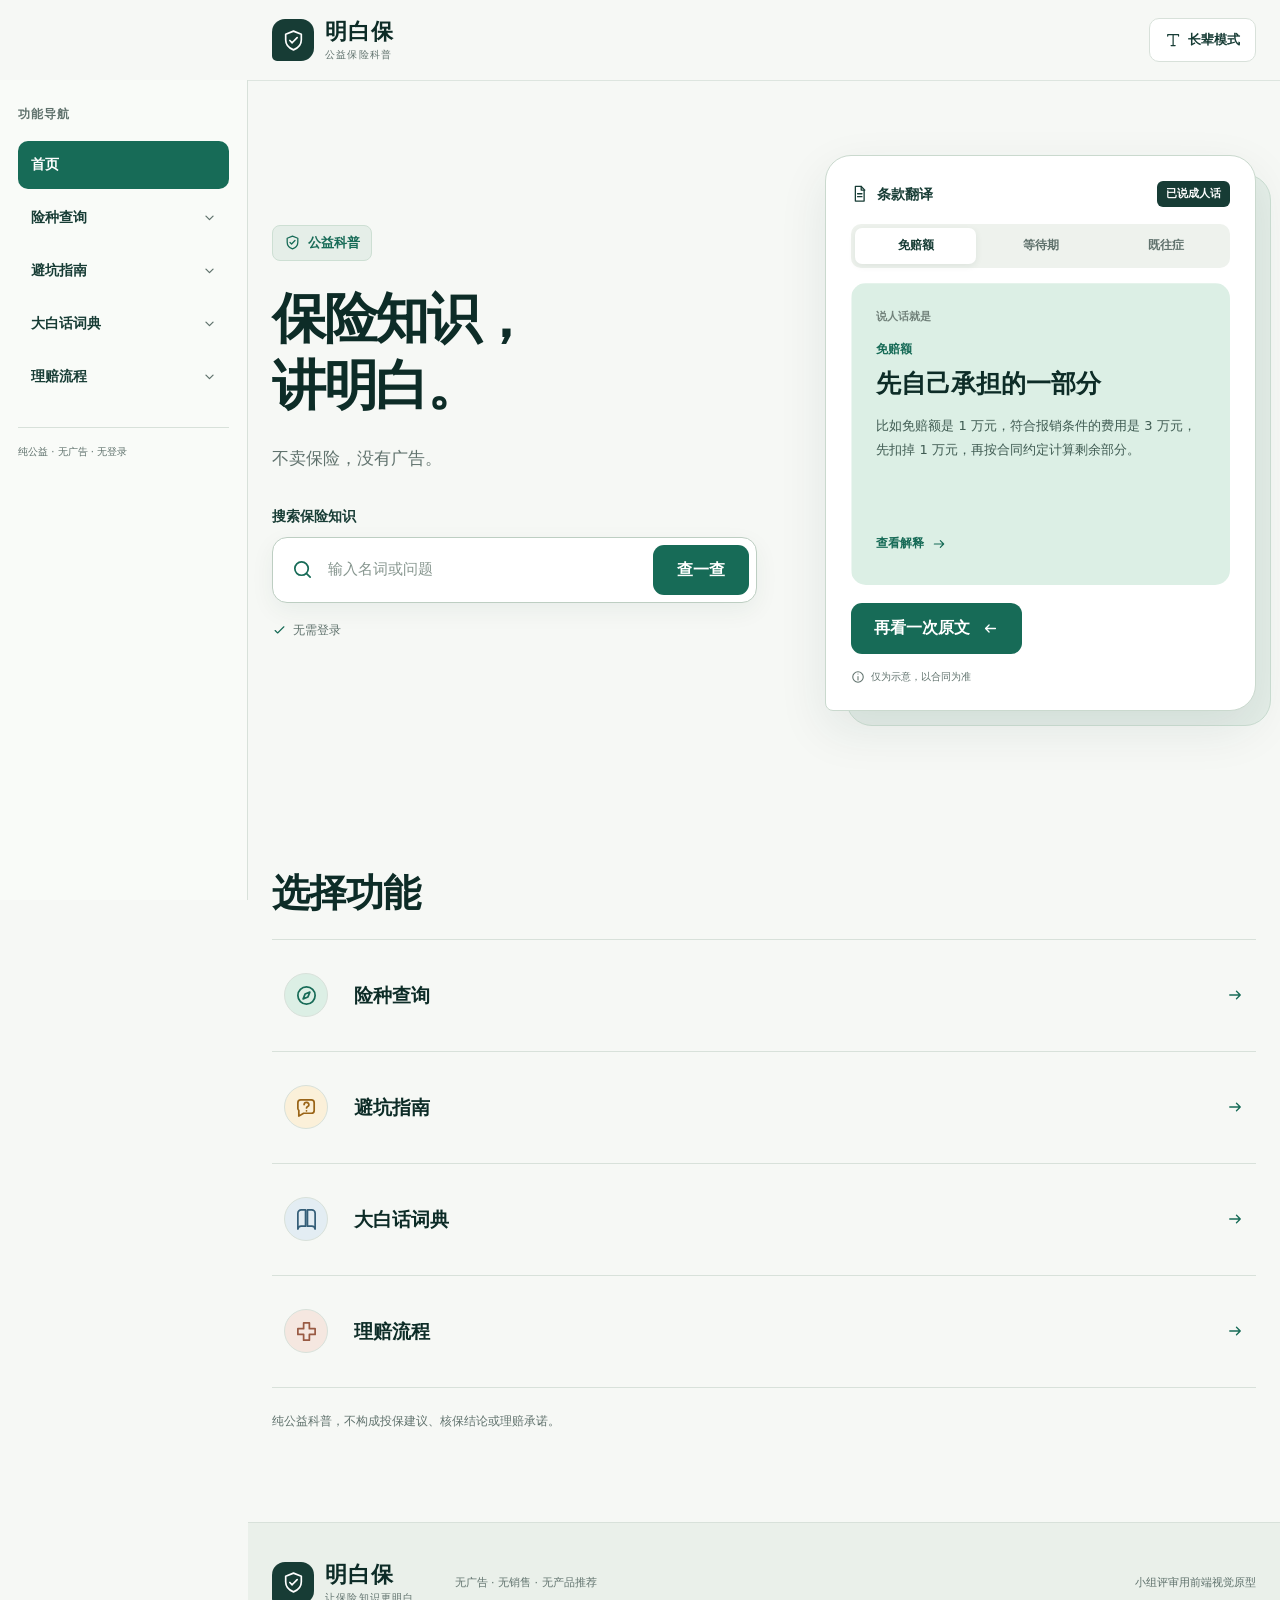
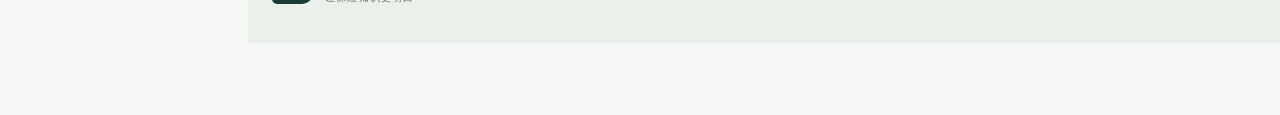
<file: index.html>
<!doctype html>
<html lang="zh-CN">
<head>
  <meta charset="utf-8">
  <meta name="viewport" content="width=device-width, initial-scale=1">
  <meta name="description" content="明白保是一个不卖保险、没有广告的公益保险知识科普查询平台视觉原型。">
  <title>明白保｜公益保险知识科普</title>
  <link rel="icon" href="favicon.svg" type="image/svg+xml">
  <link rel="stylesheet" href="styles.css">
  <script src="terms.js" defer></script>
  <script src="script.js" defer></script>
  <script src="overlay.js" defer></script>
</head>
<body id="top">
  <a class="skip-link" href="#main">跳到主要内容</a>
  <svg class="icon-library" aria-hidden="true">
    <symbol id="i-search" viewBox="0 0 24 24"><circle cx="11" cy="11" r="7"></circle><path d="m20 20-4-4"></path></symbol>
    <symbol id="i-shield" viewBox="0 0 24 24"><path d="M12 3 4.5 6v5.5c0 4.7 3.2 7.8 7.5 9.5 4.3-1.7 7.5-4.8 7.5-9.5V6L12 3Z"></path><path d="m8.5 12 2.2 2.2 4.8-5"></path></symbol>
    <symbol id="i-compass" viewBox="0 0 24 24"><circle cx="12" cy="12" r="9"></circle><path d="m15.5 8.5-2 5-5 2 2-5 5-2Z"></path></symbol>
    <symbol id="i-message" viewBox="0 0 24 24"><path d="M20 15a3 3 0 0 1-3 3H9l-5 3v-6a3 3 0 0 1-1-2V7a3 3 0 0 1 3-3h11a3 3 0 0 1 3 3v8Z"></path><path d="M9.5 9a2.5 2.5 0 0 1 5 .5c0 1.5-2.5 1.5-2.5 3M12 15.5h.01"></path></symbol>
    <symbol id="i-book" viewBox="0 0 24 24"><path d="M3 5.5A3.5 3.5 0 0 1 6.5 2H11v17H6.5A3.5 3.5 0 0 0 3 22V5.5ZM21 5.5A3.5 3.5 0 0 0 17.5 2H13v17h4.5A3.5 3.5 0 0 1 21 22V5.5Z"></path></symbol>
    <symbol id="i-health" viewBox="0 0 24 24"><path d="M9 3h6v6h6v6h-6v6H9v-6H3V9h6V3Z"></path></symbol>
    <symbol id="i-arrow" viewBox="0 0 24 24"><path d="M5 12h14M14 7l5 5-5 5"></path></symbol>
    <symbol id="i-check" viewBox="0 0 24 24"><path d="m5 12 4 4L19 6"></path></symbol>
    <symbol id="i-type" viewBox="0 0 24 24"><path d="M4 6V4h16v2M9 20h6M12 4v16"></path></symbol>
    <symbol id="i-menu" viewBox="0 0 24 24"><path d="M4 7h16M4 12h16M4 17h16"></path></symbol>
    <symbol id="i-close" viewBox="0 0 24 24"><path d="m6 6 12 12M18 6 6 18"></path></symbol>
    <symbol id="i-file" viewBox="0 0 24 24"><path d="M6 2h8l4 4v16H6V2Z"></path><path d="M14 2v5h5M9 12h6M9 16h6"></path></symbol>
    <symbol id="i-info" viewBox="0 0 24 24"><circle cx="12" cy="12" r="9"></circle><path d="M12 11v6M12 7h.01"></path></symbol>
    <symbol id="i-volume" viewBox="0 0 24 24"><path d="M5 9H2v6h3l5 4V5L5 9ZM15 9a4 4 0 0 1 0 6M18 6a8 8 0 0 1 0 12"></path></symbol>
  </svg>

  <header class="site-header">
    <div class="header-inner container">
      <a class="brand" href="#top" aria-label="明白保首页"><span class="brand-mark"><svg><use href="#i-shield"></use></svg></span><span class="brand-name">明白保<small>公益保险科普</small></span></a>
      <nav class="main-nav" id="main-nav" aria-label="主导航"><a class="active" href="#top">首页</a><a href="direction.html">险种查询</a><a href="pitfalls.html">避坑指南</a><a href="dictionary.html">大白话词典</a><a href="claims.html">理赔流程</a></nav>
      <div class="header-actions"><button class="elder-button" id="elder-toggle" type="button" aria-pressed="false"><svg><use href="#i-type"></use></svg><span>长辈模式</span></button><button class="menu-button icon-button" id="menu-toggle" type="button" aria-label="打开导航" aria-expanded="false" aria-controls="main-nav"><svg><use href="#i-menu"></use></svg></button></div>
    </div>
  </header>

  <section class="elder-toolbar" id="elder-toolbar" aria-label="长辈模式工具" hidden><div class="container"><span><svg><use href="#i-check"></use></svg>长辈模式已开启</span><button id="elder-read-page" type="button" aria-pressed="false"><svg><use href="#i-volume"></use></svg><span>朗读本页</span></button></div></section>

  <main id="main">
    <section class="hero container" aria-labelledby="hero-title">
      <div class="hero-copy">
        <div class="public-badge"><svg><use href="#i-shield"></use></svg>公益科普</div>
        <h1 id="hero-title">保险知识，<br>讲明白。</h1>
        <p class="hero-description">不卖保险，没有广告。</p>
        <div class="search-area">
          <form class="hero-search" id="search-form" role="search">
            <label for="site-search">搜索保险知识</label>
            <div class="search-control"><svg><use href="#i-search"></use></svg><input id="site-search" type="search" autocomplete="off" placeholder="输入名词或问题" aria-controls="search-results" aria-expanded="false"><button class="primary-button" type="submit">查一查</button></div>
            <div class="search-results" id="search-results" aria-live="polite" hidden></div>
          </form>
        </div>
        <p class="privacy-note"><svg><use href="#i-check"></use></svg>无需登录</p>
      </div>

      <div class="translation-demo" id="translation-demo" aria-label="可操作的条款翻译示例">
        <div class="demo-heading"><span><svg><use href="#i-file"></use></svg>条款翻译</span><span class="demo-tag" id="translation-state">条款原文</span></div>
        <div class="translation-picker" role="group" aria-label="选择一条示例条款"><button class="active" type="button" data-translation-term="免赔额">免赔额</button><button type="button" data-translation-term="等待期">等待期</button><button type="button" data-translation-term="既往症">既往症</button></div>
        <div class="translation-stage" id="translation-stage">
          <div class="translation-layer original-layer" id="original-layer"><span class="excerpt-label">条款原文 · 示意</span><p id="translation-original">“在一个保单年度内，符合约定的医疗费用，需先扣除年度免赔额，再按约定比例给付……”</p></div>
          <div class="translation-layer plain-layer" id="plain-layer" aria-hidden="true" inert><span class="excerpt-label">说人话就是</span><div class="term-line"><span id="translation-term">免赔额</span><strong id="translation-headline">先自己承担的一部分</strong></div><p id="translation-example">比如免赔额是 1 万元，符合报销条件的费用是 3 万元，先扣掉 1 万元，再按合同约定计算剩余部分。</p><button class="text-button" id="translation-more" type="button" data-open-term="免赔额">查看解释<svg><use href="#i-arrow"></use></svg></button></div>
        </div>
        <div class="translation-actions"><button class="primary-button translate-button" id="translate-toggle" type="button" aria-pressed="false"><span>翻译成大白话</span><svg><use href="#i-arrow"></use></svg></button></div>
        <div class="demo-footnote"><svg><use href="#i-info"></use></svg>仅为示意，以合同为准</div>
      </div>
    </section>

    <section class="tasks-section container" aria-labelledby="tasks-title">
      <div class="section-heading"><h2 id="tasks-title">选择功能</h2></div>
      <div class="task-grid">
        <a class="task-card direction" href="direction.html"><span class="task-icon"><svg><use href="#i-compass"></use></svg></span><span class="task-content"><strong>险种查询</strong></span><span class="task-action">进入<svg><use href="#i-arrow"></use></svg></span></a>
        <a class="task-card warning" href="pitfalls.html"><span class="task-icon"><svg><use href="#i-message"></use></svg></span><span class="task-content"><strong>避坑指南</strong></span><span class="task-action">进入<svg><use href="#i-arrow"></use></svg></span></a>
        <a class="task-card dictionary" href="dictionary.html"><span class="task-icon"><svg><use href="#i-book"></use></svg></span><span class="task-content"><strong>大白话词典</strong></span><span class="task-action">进入<svg><use href="#i-arrow"></use></svg></span></a>
        <a class="task-card claims" href="claims.html"><span class="task-icon"><svg><use href="#i-health"></use></svg></span><span class="task-content"><strong>理赔流程</strong></span><span class="task-action">进入<svg><use href="#i-arrow"></use></svg></span></a>
      </div>
      <p class="home-boundary">纯公益科普，不构成投保建议、核保结论或理赔承诺。</p>
    </section>
  </main>

  <footer class="site-footer"><div class="container footer-inner"><a class="brand footer-brand" href="#top"><span class="brand-mark"><svg><use href="#i-shield"></use></svg></span><span class="brand-name">明白保<small>让保险知识更明白</small></span></a><p>无广告 · 无销售 · 无产品推荐</p><p class="prototype-label">小组评审用前端视觉原型</p></div></footer>

  <dialog class="correction-dialog" id="correction-dialog" aria-labelledby="correction-title"><button class="dialog-close icon-button" type="button" data-close-dialog aria-label="关闭"><svg><use href="icons.svg#i-close"></use></svg></button><div class="dialog-badge"><svg><use href="icons.svg#i-refresh"></use></svg>内容纠错</div><h2 id="correction-title">哪里需要改正？</h2><p class="dialog-description">无需填写姓名或联系方式。当前为外观原型，不会发送数据。</p><form id="correction-form"><label for="correction-content">问题描述</label><textarea id="correction-content" rows="5" required placeholder="请指出内容、来源或其他问题"></textarea><button class="primary-button" type="submit">预览提交反馈</button></form></dialog>
  <div class="toast" id="toast" role="status" hidden></div>
</body>
</html>
</file>
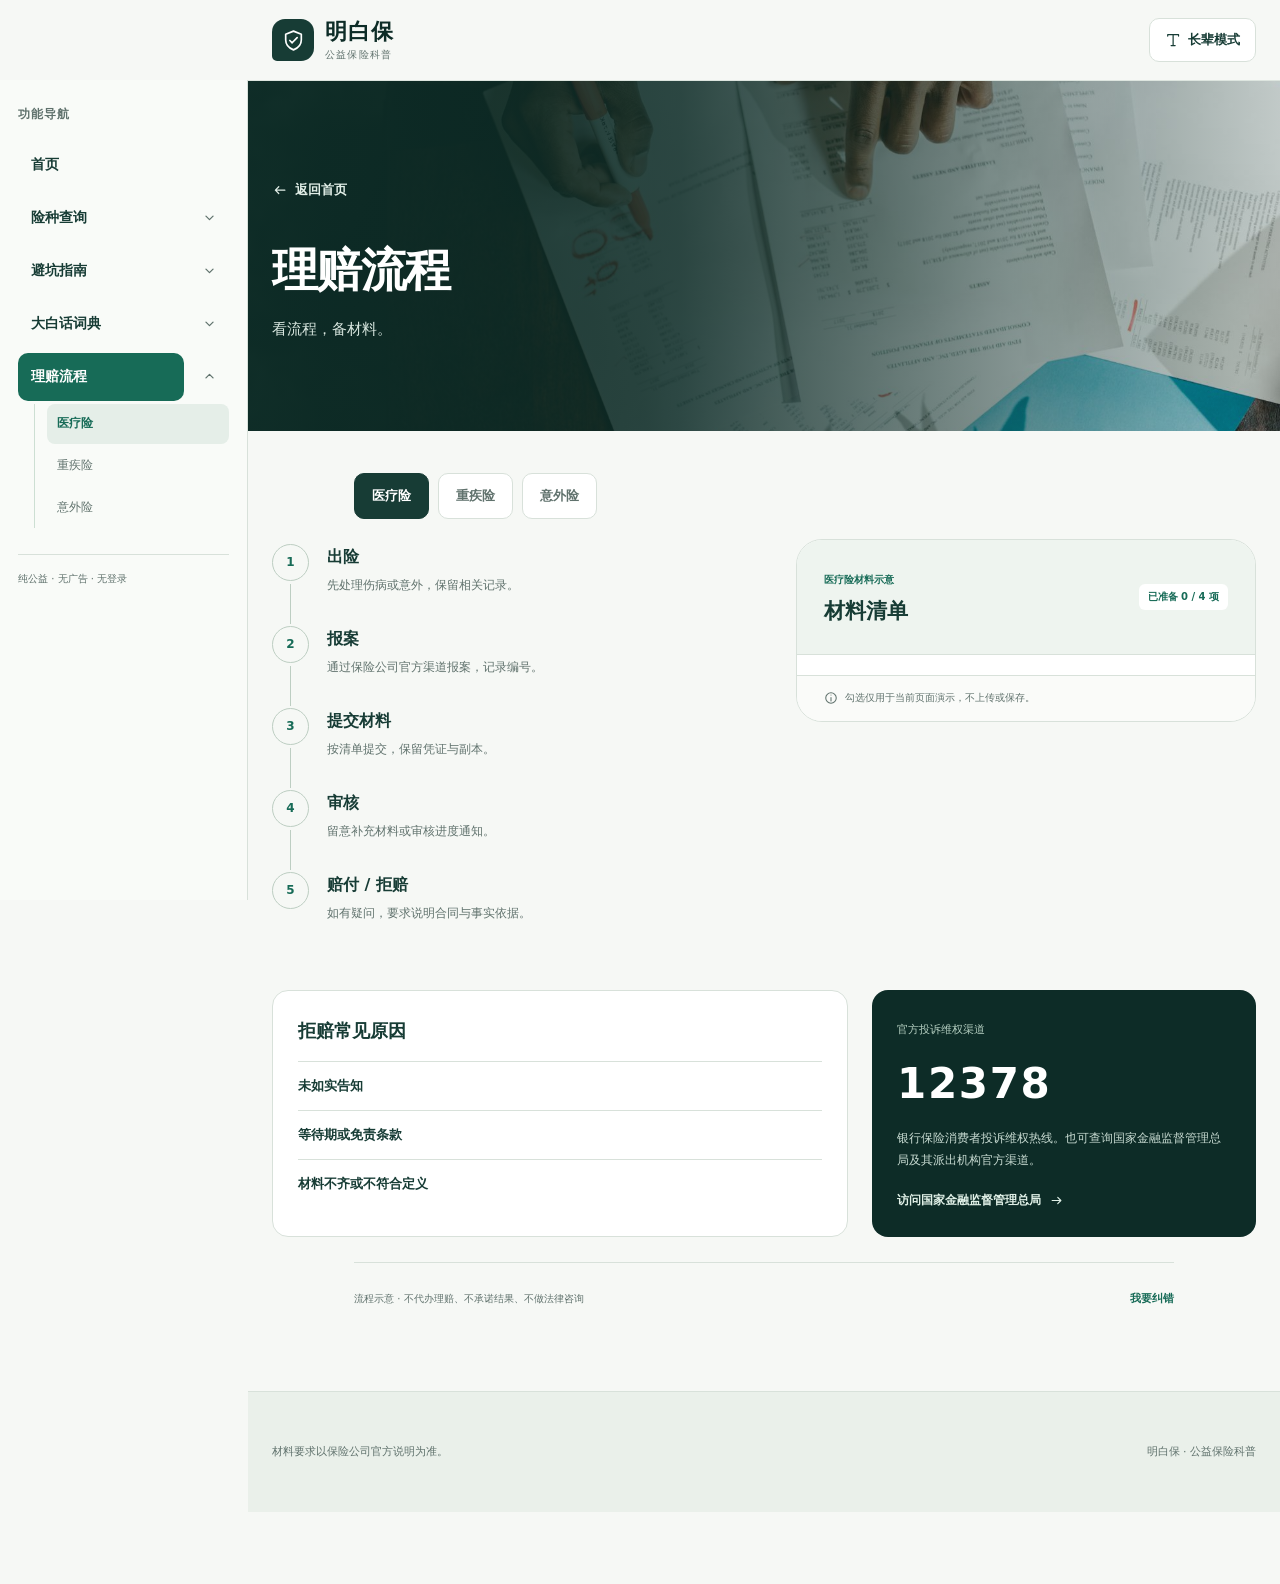
<file: claims.html>
<!doctype html>
<html lang="zh-CN">
<head><meta charset="utf-8"><meta name="viewport" content="width=device-width, initial-scale=1"><title>理赔流程｜明白保</title><link rel="icon" href="favicon.svg" type="image/svg+xml"><link rel="stylesheet" href="styles.css"><script src="subpage.js" defer></script><script src="overlay.js" defer></script></head>
<body data-page="claims">
  <a class="skip-link" href="#main">跳到主要内容</a>
  <header class="site-header"><div class="header-inner container"><a class="brand" href="index.html" aria-label="明白保首页"><span class="brand-mark"><svg><use href="icons.svg#i-shield"></use></svg></span><span class="brand-name">明白保<small>公益保险科普</small></span></a><nav class="main-nav" id="main-nav" aria-label="主导航"><a href="index.html">首页</a><a href="direction.html">险种查询</a><a href="dictionary.html">大白话词典</a><a href="pitfalls.html">避坑指南</a><a class="active" href="claims.html">理赔流程</a></nav><div class="header-actions"><button class="elder-button" id="elder-toggle" type="button" aria-pressed="false"><svg><use href="icons.svg#i-type"></use></svg><span>长辈模式</span></button><button class="menu-button icon-button" id="menu-toggle" type="button" aria-label="打开导航" aria-expanded="false" aria-controls="main-nav"><svg><use href="icons.svg#i-menu"></use></svg></button></div></div></header>
  <section class="elder-toolbar" id="elder-toolbar" aria-label="长辈模式工具" hidden><div class="container"><span><svg><use href="icons.svg#i-check"></use></svg>长辈模式已开启</span><button id="elder-read-page" type="button" aria-pressed="false"><svg><use href="icons.svg#i-volume"></use></svg><span>朗读本页</span></button></div></section>
  <main id="main">
    <section class="module-hero" style="--module-image:url('assets/claims.jpg')"><div class="container"><a class="back-home" href="index.html"><svg><use href="icons.svg#i-arrow"></use></svg>返回首页</a><h1>理赔流程</h1><p>看流程，备材料。</p></div></section>
    <section class="module-body container" aria-label="理赔步骤和材料">
      <div class="claim-type-tabs" role="tablist" aria-label="选择险种"><button class="active" type="button" role="tab" aria-selected="true" data-claim-type="医疗险">医疗险</button><button type="button" role="tab" aria-selected="false" data-claim-type="重疾险">重疾险</button><button type="button" role="tab" aria-selected="false" data-claim-type="意外险">意外险</button></div>
      <div class="claims-layout"><ol class="claim-timeline"><li><span>1</span><div><strong>出险</strong><p>先处理伤病或意外，保留相关记录。</p></div></li><li><span>2</span><div><strong>报案</strong><p>通过保险公司官方渠道报案，记录编号。</p></div></li><li><span>3</span><div><strong>提交材料</strong><p>按清单提交，保留凭证与副本。</p></div></li><li><span>4</span><div><strong>审核</strong><p>留意补充材料或审核进度通知。</p></div></li><li><span>5</span><div><strong>赔付 / 拒赔</strong><p>如有疑问，要求说明合同与事实依据。</p></div></li></ol>
        <div class="materials-card"><div class="materials-heading"><div><span id="material-type-label">医疗险材料示意</span><h2>材料清单</h2></div><span id="material-progress">已准备 0 / 4 项</span></div><div class="material-list" id="material-list"></div><p class="materials-note"><svg><use href="icons.svg#i-info"></use></svg>勾选仅用于当前页面演示，不上传或保存。</p></div></div>
      <div class="claims-extras"><section class="denial-panel"><h2>拒赔常见原因</h2><details><summary>未如实告知</summary><p>投保时未按书面问题如实回答，且对承保或保险事故有实质影响。</p></details><details><summary>等待期或免责条款</summary><p>事故发生在约定等待期内，或属于合同明确免责的情形。</p></details><details><summary>材料不齐或不符合定义</summary><p>材料缺失，或事故、疾病未达到合同约定的赔付条件。</p></details></section><aside class="official-channel"><span>官方投诉维权渠道</span><h2>12378</h2><p>银行保险消费者投诉维权热线。也可查询国家金融监督管理总局及其派出机构官方渠道。</p><a href="https://www.nfra.gov.cn/" target="_blank" rel="noopener">访问国家金融监督管理总局<svg><use href="icons.svg#i-arrow"></use></svg></a></aside></div>
      <div class="content-provenance"><span>流程示意 · 不代办理赔、不承诺结果、不做法律咨询</span><button type="button" class="correction-open">我要纠错</button></div>
    </section>
  </main>
  <footer class="site-footer"><div class="container footer-inner"><p>材料要求以保险公司官方说明为准。</p><p class="prototype-label">明白保 · 公益保险科普</p></div></footer>
  <dialog class="correction-dialog" id="correction-dialog" aria-labelledby="correction-title"><button class="dialog-close icon-button" type="button" data-close-dialog aria-label="关闭"><svg><use href="icons.svg#i-close"></use></svg></button><div class="dialog-badge"><svg><use href="icons.svg#i-refresh"></use></svg>内容纠错</div><h2 id="correction-title">哪里需要改正？</h2><p class="dialog-description">无需填写姓名或联系方式。当前为外观原型，不会发送数据。</p><form id="correction-form"><label for="correction-content">问题描述</label><textarea id="correction-content" rows="5" required placeholder="请指出内容、来源或其他问题"></textarea><button class="primary-button" type="submit">预览提交反馈</button></form></dialog><div class="toast" id="toast" role="status" hidden></div>
</body>
</html>
</file>
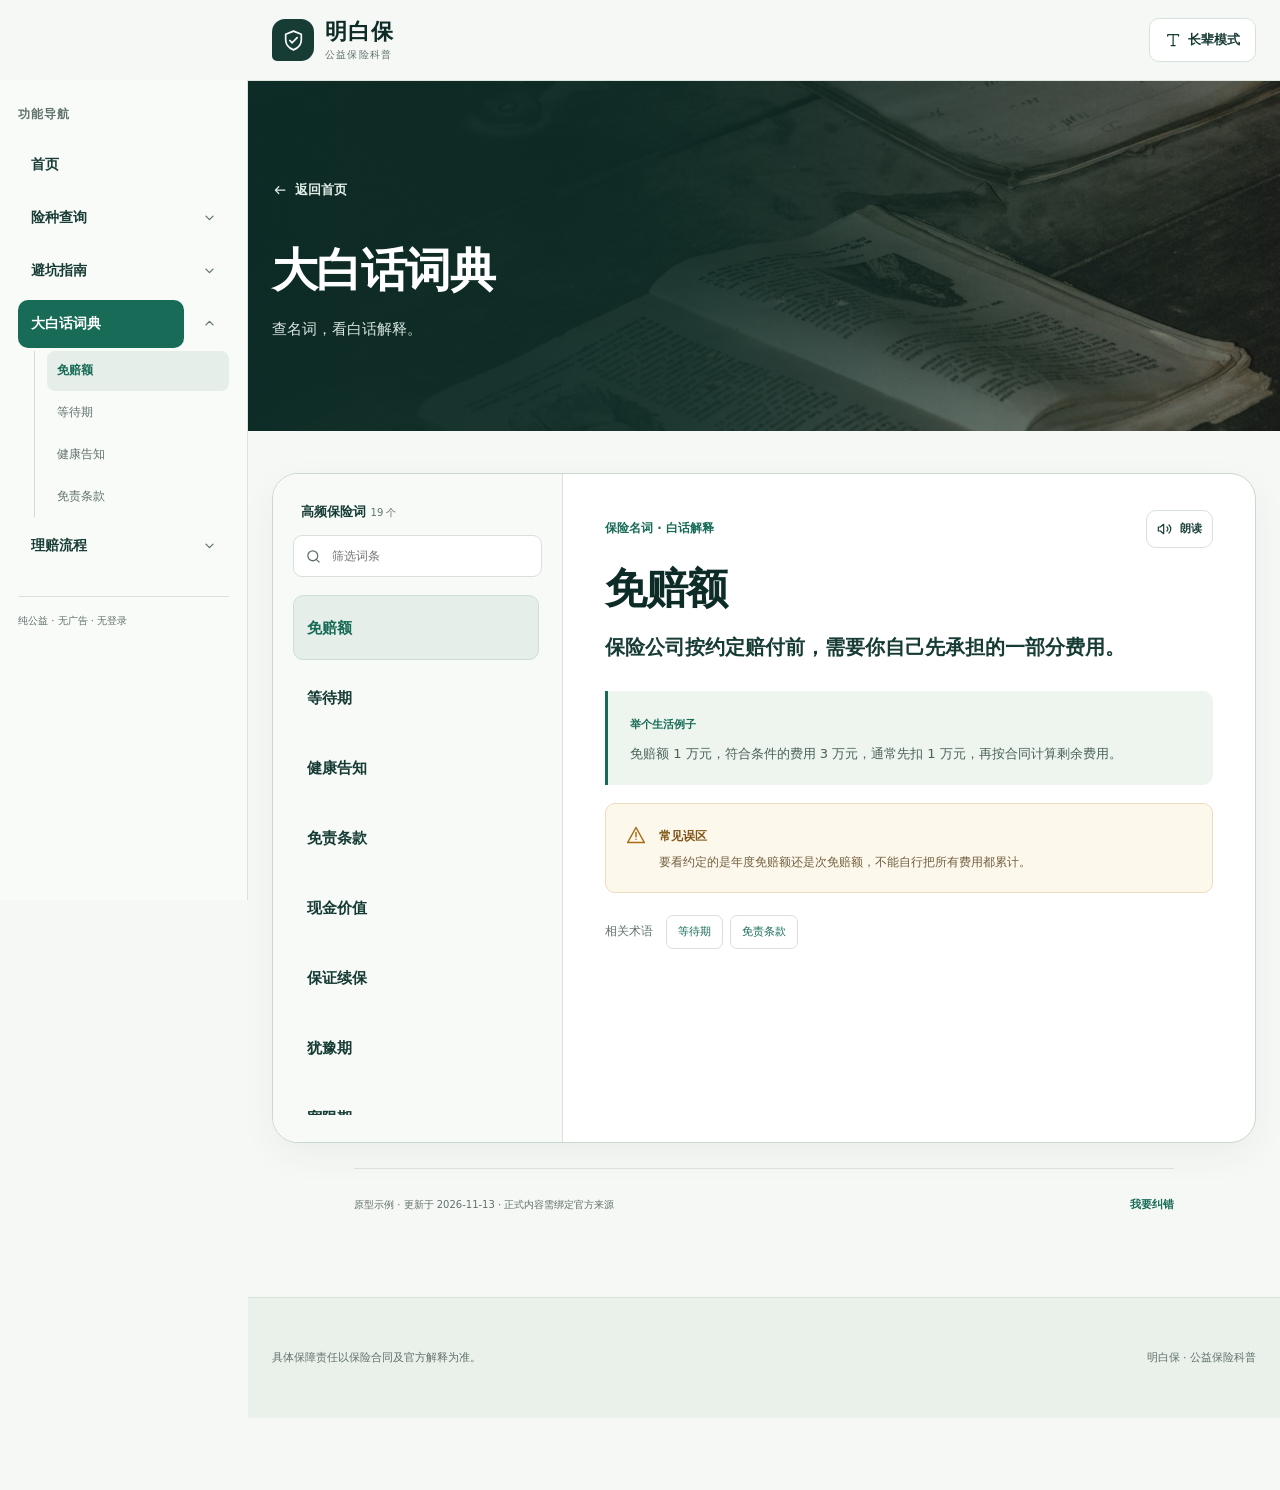
<file: dictionary.html>
<!doctype html>
<html lang="zh-CN">
<head><meta charset="utf-8"><meta name="viewport" content="width=device-width, initial-scale=1"><title>大白话词典｜明白保</title><link rel="icon" href="favicon.svg" type="image/svg+xml"><link rel="stylesheet" href="styles.css"><script src="terms.js" defer></script><script src="subpage.js" defer></script><script src="overlay.js" defer></script></head>
<body data-page="dictionary">
  <a class="skip-link" href="#main">跳到主要内容</a>
  <header class="site-header"><div class="header-inner container"><a class="brand" href="index.html" aria-label="明白保首页"><span class="brand-mark"><svg><use href="icons.svg#i-shield"></use></svg></span><span class="brand-name">明白保<small>公益保险科普</small></span></a><nav class="main-nav" id="main-nav" aria-label="主导航"><a href="index.html">首页</a><a href="direction.html">险种查询</a><a class="active" href="dictionary.html">大白话词典</a><a href="pitfalls.html">避坑指南</a><a href="claims.html">理赔流程</a></nav><div class="header-actions"><button class="elder-button" id="elder-toggle" type="button" aria-pressed="false"><svg><use href="icons.svg#i-type"></use></svg><span>长辈模式</span></button><button class="menu-button icon-button" id="menu-toggle" type="button" aria-label="打开导航" aria-expanded="false" aria-controls="main-nav"><svg><use href="icons.svg#i-menu"></use></svg></button></div></div></header>
  <section class="elder-toolbar" id="elder-toolbar" aria-label="长辈模式工具" hidden><div class="container"><span><svg><use href="icons.svg#i-check"></use></svg>长辈模式已开启</span><button id="elder-read-page" type="button" aria-pressed="false"><svg><use href="icons.svg#i-volume"></use></svg><span>朗读本页</span></button></div></section>
  <main id="main">
    <section class="module-hero" style="--module-image:url('assets/dictionary.jpg')"><div class="container"><a class="back-home" href="index.html"><svg><use href="icons.svg#i-arrow"></use></svg>返回首页</a><h1>大白话词典</h1><p>查名词，看白话解释。</p></div></section>
    <section class="module-body container" aria-label="保险词条">
      <div class="dictionary-workspace"><div class="term-browser"><label for="term-filter">高频保险词 <span class="dictionary-count">19 个</span></label><div class="term-filter"><svg><use href="icons.svg#i-search"></use></svg><input id="term-filter" type="search" placeholder="筛选词条"></div><div class="term-list" id="term-list" role="tablist" aria-label="保险词条"></div></div>
        <article class="term-article" aria-live="polite"><div class="article-topline"><span class="article-category">保险名词 · 白话解释</span><button class="sound-button" id="read-term" type="button"><svg><use href="icons.svg#i-volume"></use></svg>朗读</button></div><h2 id="term-title">免赔额</h2><p class="term-plain" id="term-plain">保险公司按约定赔付前，需要你自己先承担的一部分费用。</p><div class="example-box"><span>举个生活例子</span><p id="term-example">免赔额 1 万元，符合条件的费用 3 万元，通常先扣 1 万元，再按合同计算剩余费用。</p></div><div class="misconception"><svg><use href="icons.svg#i-alert"></use></svg><div><strong>常见误区</strong><p id="term-misconception">要看约定的是年度免赔额还是次免赔额，不能自行把所有费用都累计。</p></div></div><div class="related-terms"><span>相关术语</span><div id="related-terms"></div></div></article></div>
      <div class="content-provenance"><span>原型示例 · 更新于 2026-11-13 · 正式内容需绑定官方来源</span><button type="button" class="correction-open">我要纠错</button></div>
    </section>
  </main>
  <footer class="site-footer"><div class="container footer-inner"><p>具体保障责任以保险合同及官方解释为准。</p><p class="prototype-label">明白保 · 公益保险科普</p></div></footer>
  <dialog class="correction-dialog" id="correction-dialog" aria-labelledby="correction-title"><button class="dialog-close icon-button" type="button" data-close-dialog aria-label="关闭"><svg><use href="icons.svg#i-close"></use></svg></button><div class="dialog-badge"><svg><use href="icons.svg#i-refresh"></use></svg>内容纠错</div><h2 id="correction-title">哪里需要改正？</h2><p class="dialog-description">无需填写姓名或联系方式。当前为外观原型，不会发送数据。</p><form id="correction-form"><label for="correction-content">问题描述</label><textarea id="correction-content" rows="5" required placeholder="请指出内容、来源或其他问题"></textarea><button class="primary-button" type="submit">预览提交反馈</button></form></dialog><div class="toast" id="toast" role="status" hidden></div>
</body>
</html>
</file>
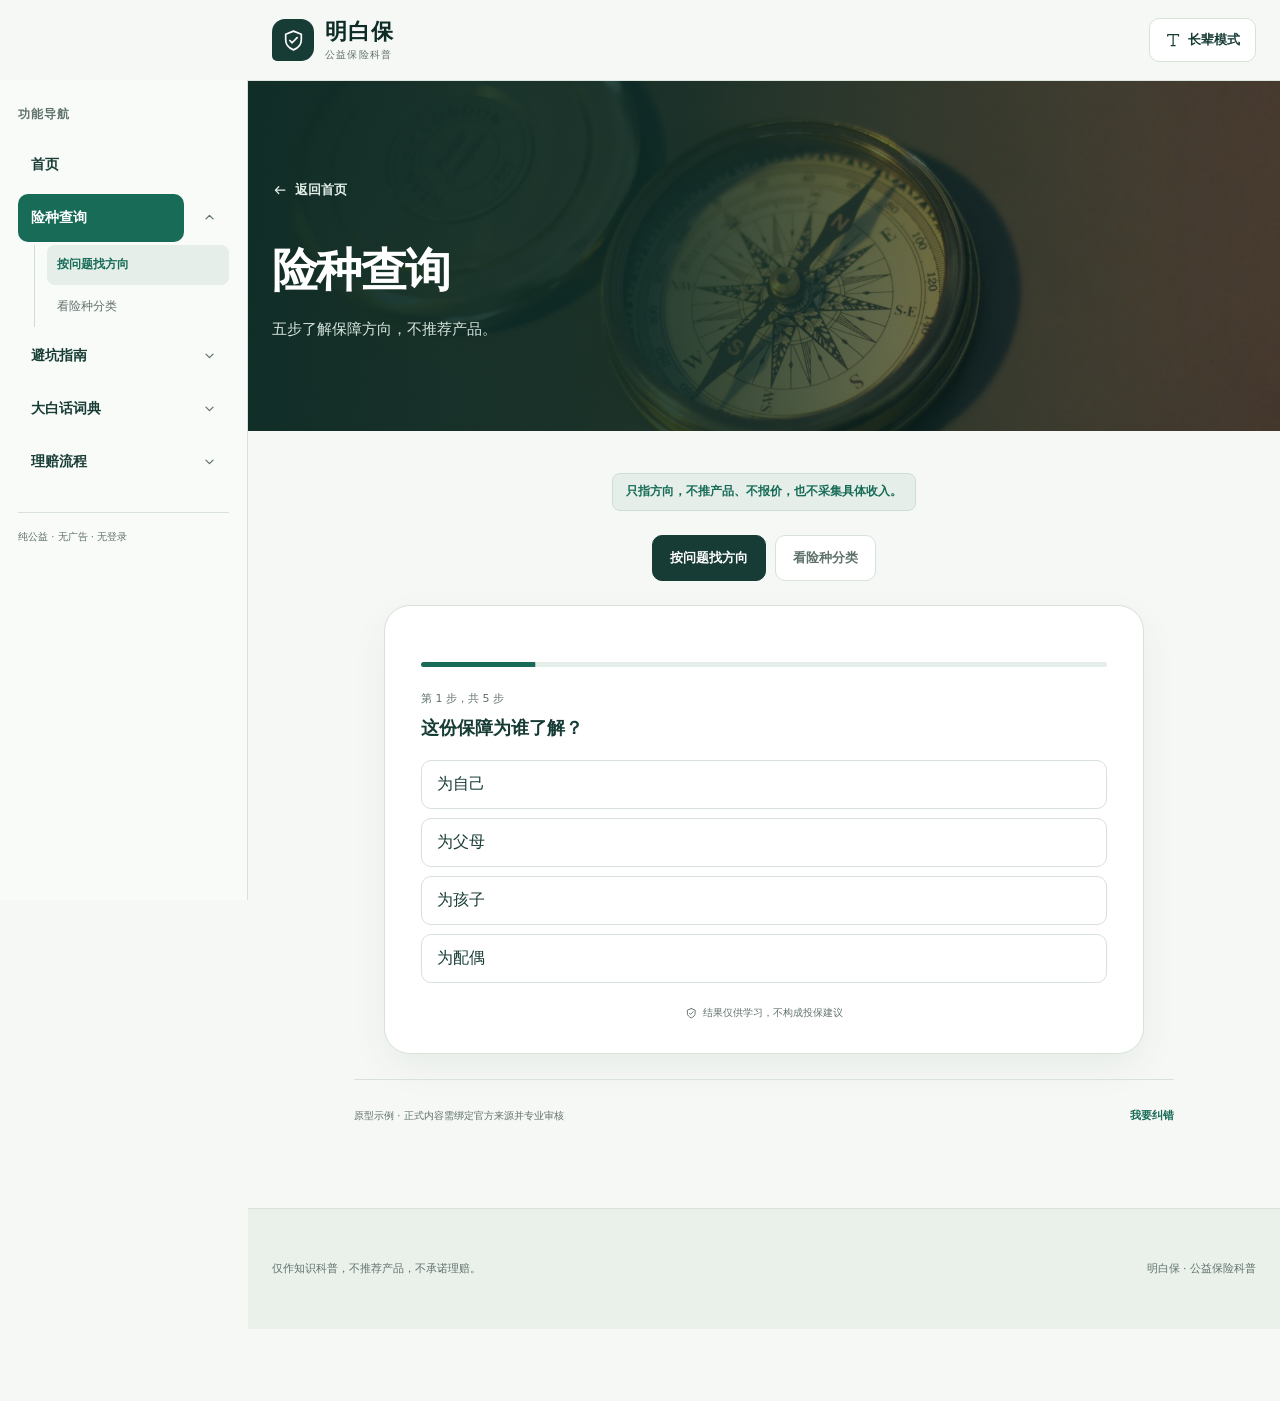
<file: direction.html>
<!doctype html>
<html lang="zh-CN">
<head><meta charset="utf-8"><meta name="viewport" content="width=device-width, initial-scale=1"><title>险种查询｜明白保</title><link rel="icon" href="favicon.svg" type="image/svg+xml"><link rel="stylesheet" href="styles.css"><script src="subpage.js" defer></script><script src="overlay.js" defer></script></head>
<body data-page="direction">
  <a class="skip-link" href="#main">跳到主要内容</a>
  <header class="site-header"><div class="header-inner container"><a class="brand" href="index.html" aria-label="明白保首页"><span class="brand-mark"><svg><use href="icons.svg#i-shield"></use></svg></span><span class="brand-name">明白保<small>公益保险科普</small></span></a><nav class="main-nav" id="main-nav" aria-label="主导航"><a href="index.html">首页</a><a class="active" href="direction.html">险种查询</a><a href="dictionary.html">大白话词典</a><a href="pitfalls.html">避坑指南</a><a href="claims.html">理赔流程</a></nav><div class="header-actions"><button class="elder-button" id="elder-toggle" type="button" aria-pressed="false"><svg><use href="icons.svg#i-type"></use></svg><span>长辈模式</span></button><button class="menu-button icon-button" id="menu-toggle" type="button" aria-label="打开导航" aria-expanded="false" aria-controls="main-nav"><svg><use href="icons.svg#i-menu"></use></svg></button></div></div></header>
  <section class="elder-toolbar" id="elder-toolbar" aria-label="长辈模式工具" hidden><div class="container"><span><svg><use href="icons.svg#i-check"></use></svg>长辈模式已开启</span><button id="elder-read-page" type="button" aria-pressed="false"><svg><use href="icons.svg#i-volume"></use></svg><span>朗读本页</span></button></div></section>
  <main id="main">
    <section class="module-hero" style="--module-image:url('assets/direction.jpg')"><div class="container"><a class="back-home" href="index.html"><svg><use href="icons.svg#i-arrow"></use></svg>返回首页</a><h1>险种查询</h1><p>五步了解保障方向，不推荐产品。</p></div></section>
    <section class="module-body container" aria-label="险种查询工具">
      <p class="module-boundary">只指方向，不推产品、不报价，也不采集具体收入。</p>
      <div class="direction-tabs" role="tablist" aria-label="查询方式"><button class="active" type="button" role="tab" aria-selected="true" data-direction-view="wizard">按问题找方向</button><button type="button" role="tab" aria-selected="false" data-direction-view="tree">看险种分类</button></div>
      <div id="direction-wizard-view" class="direction-view"><div class="direction-page-panel"><div class="wizard-progress" aria-hidden="true"><span id="wizard-progress-bar"></span></div><div id="wizard-content" aria-live="polite"></div><p class="wizard-note"><svg><use href="icons.svg#i-shield"></use></svg>结果仅供学习，不构成投保建议</p></div></div>
      <div id="direction-tree-view" class="direction-view" hidden>
        <div class="class-tree"><div class="tree-root">长期保险常见分类</div><div class="tree-branches">
          <section class="tree-branch protection"><h2>保障类 · 保人</h2><ul><li><strong>意外险</strong><span>意外身故、伤残与意外医疗</span></li><li><strong>医疗险</strong><span>报销医疗费用，补充医保</span></li><li><strong>重疾险</strong><span>患约定大病时一次性赔付</span></li><li><strong>定期寿险</strong><span>身故赔付，延续家庭责任</span></li></ul></section>
          <section class="tree-branch savings"><h2>储蓄类 · 保钱</h2><ul><li><strong>教育年金</strong><span>教育储备与专款专用</span></li><li><strong>养老年金</strong><span>补充退休后的收入</span></li><li><strong>增额终身寿险 / 两全险</strong><span>长期储备与财富传承</span></li><li><strong>分红 / 万能 / 投连</strong><span>进阶类型，收益与风险并存</span></li></ul></section>
        </div></div>
      </div>
      <div class="content-provenance"><span>原型示例 · 正式内容需绑定官方来源并专业审核</span><button type="button" class="correction-open">我要纠错</button></div>
    </section>
  </main>
  <footer class="site-footer"><div class="container footer-inner"><p>仅作知识科普，不推荐产品，不承诺理赔。</p><p class="prototype-label">明白保 · 公益保险科普</p></div></footer>
  <dialog class="share-dialog" id="share-card-dialog" aria-labelledby="share-title"><button class="dialog-close icon-button" type="button" data-close-dialog aria-label="关闭"><svg><use href="icons.svg#i-close"></use></svg></button><h2 id="share-title">科普结论卡</h2><div class="share-card" id="share-card-body"></div><button class="primary-button" id="download-card" type="button">保存图片</button></dialog>
  <dialog class="correction-dialog" id="correction-dialog" aria-labelledby="correction-title"><button class="dialog-close icon-button" type="button" data-close-dialog aria-label="关闭"><svg><use href="icons.svg#i-close"></use></svg></button><div class="dialog-badge"><svg><use href="icons.svg#i-refresh"></use></svg>内容纠错</div><h2 id="correction-title">哪里需要改正？</h2><p class="dialog-description">无需填写姓名或联系方式。当前为外观原型，不会发送数据。</p><form id="correction-form"><label for="correction-content">问题描述</label><textarea id="correction-content" rows="5" required placeholder="请指出内容、来源或其他问题"></textarea><button class="primary-button" type="submit">预览提交反馈</button></form></dialog>
  <div class="toast" id="toast" role="status" hidden></div>
</body>
</html>
</file>
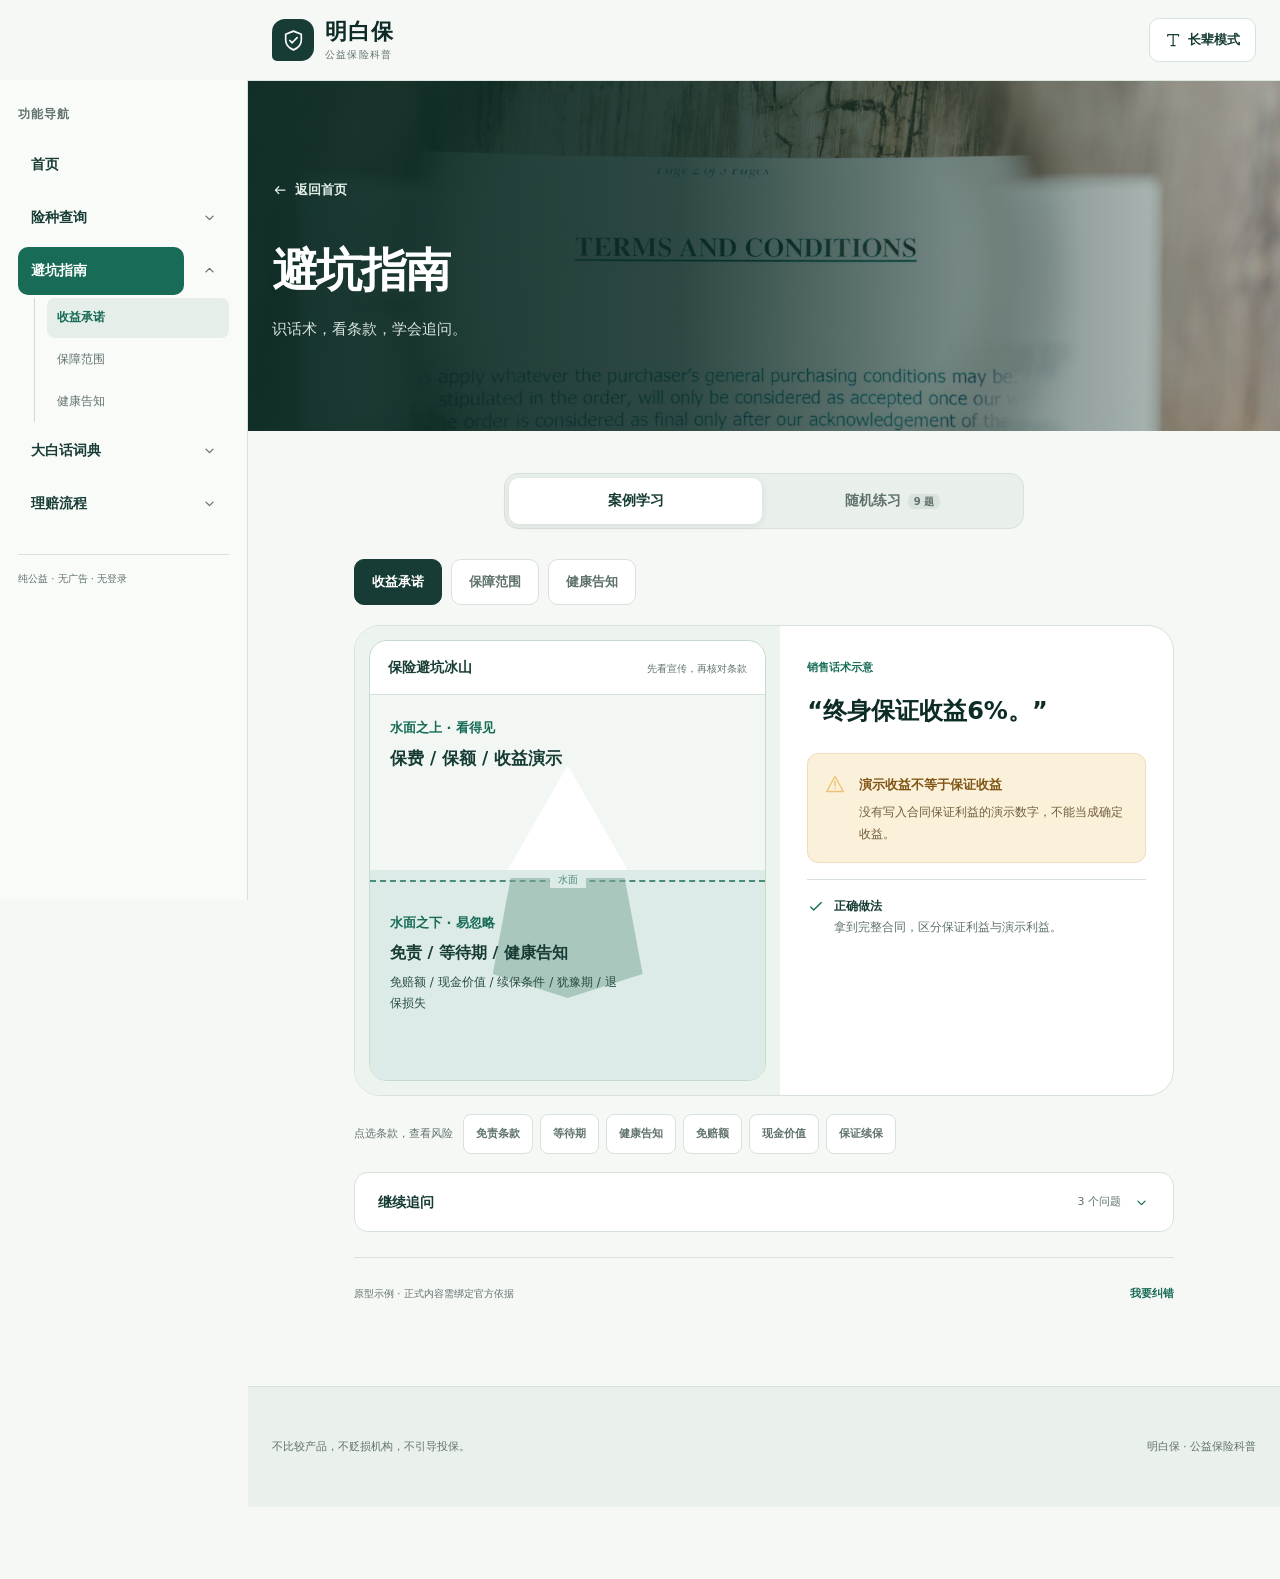
<file: pitfalls.html>
<!doctype html>
<html lang="zh-CN">
<head><meta charset="utf-8"><meta name="viewport" content="width=device-width, initial-scale=1"><title>避坑指南｜明白保</title><link rel="icon" href="favicon.svg" type="image/svg+xml"><link rel="stylesheet" href="styles.css"><script src="subpage.js" defer></script><script src="overlay.js" defer></script></head>
<body data-page="pitfalls">
  <a class="skip-link" href="#main">跳到主要内容</a>
  <header class="site-header"><div class="header-inner container"><a class="brand" href="index.html" aria-label="明白保首页"><span class="brand-mark"><svg><use href="icons.svg#i-shield"></use></svg></span><span class="brand-name">明白保<small>公益保险科普</small></span></a><nav class="main-nav" id="main-nav" aria-label="主导航"><a href="index.html">首页</a><a href="direction.html">险种查询</a><a href="dictionary.html">大白话词典</a><a class="active" href="pitfalls.html">避坑指南</a><a href="claims.html">理赔流程</a></nav><div class="header-actions"><button class="elder-button" id="elder-toggle" type="button" aria-pressed="false"><svg><use href="icons.svg#i-type"></use></svg><span>长辈模式</span></button><button class="menu-button icon-button" id="menu-toggle" type="button" aria-label="打开导航" aria-expanded="false" aria-controls="main-nav"><svg><use href="icons.svg#i-menu"></use></svg></button></div></div></header>
  <section class="elder-toolbar" id="elder-toolbar" aria-label="长辈模式工具" hidden><div class="container"><span><svg><use href="icons.svg#i-check"></use></svg>长辈模式已开启</span><button id="elder-read-page" type="button" aria-pressed="false"><svg><use href="icons.svg#i-volume"></use></svg><span>朗读本页</span></button></div></section>
  <main id="main">
    <section class="module-hero" style="--module-image:url('assets/pitfalls.jpg')"><div class="container"><a class="back-home" href="index.html"><svg><use href="icons.svg#i-arrow"></use></svg>返回首页</a><h1>避坑指南</h1><p>识话术，看条款，学会追问。</p></div></section>
    <section class="module-body container" aria-label="保险避坑学习与练习">
      <div class="pitfall-view-tabs" role="tablist" aria-label="选择学习方式"><button class="active" id="learn-tab" type="button" role="tab" aria-selected="true" aria-controls="learning-panel" data-pitfall-view="learn">案例学习</button><button id="practice-tab" type="button" role="tab" aria-selected="false" aria-controls="practice-panel" data-pitfall-view="practice">随机练习<span>9 题</span></button></div>
      <div class="pitfall-view-panel" id="learning-panel" role="tabpanel" aria-labelledby="learn-tab">
        <div class="scenario-tabs" role="tablist" aria-label="选择避坑场景"><button class="active" type="button" role="tab" aria-selected="true" data-scenario="yield">收益承诺</button><button type="button" role="tab" aria-selected="false" data-scenario="coverage">保障范围</button><button type="button" role="tab" aria-selected="false" data-scenario="health">健康告知</button></div>
        <div class="iceberg-workbench">
          <div class="iceberg-panel"><div class="iceberg-figure" role="img" aria-label="保险避坑冰山：水面之上是保费、保额和收益演示，水面之下是免责、等待期、健康告知、免赔额、现金价值和续保条件"><div class="iceberg-caption"><span>保险避坑冰山</span><small>先看宣传，再核对条款</small></div><div class="iceberg-above"><span class="iceberg-zone-label">水面之上 · 看得见</span><strong>保费 / 保额 / 收益演示</strong><div class="iceberg-tip" aria-hidden="true"></div></div><div class="iceberg-waterline" aria-hidden="true"><span>水面</span></div><div class="iceberg-below"><div class="iceberg-body" aria-hidden="true"></div><span class="iceberg-zone-label">水面之下 · 易忽略</span><strong>免责 / 等待期 / 健康告知</strong><small>免赔额 / 现金价值 / 续保条件 / 犹豫期 / 退保损失</small></div></div></div>
          <div class="pitfall-detail"><span class="detail-label">销售话术示意</span><blockquote id="pitfall-quote">“终身保证收益6%。”</blockquote><div class="risk-point"><svg><use href="icons.svg#i-alert"></use></svg><div><strong id="risk-title">演示收益不等于保证收益</strong><p id="risk-text">没有写入合同保证利益的演示数字，不能当成确定收益。</p></div></div><div class="correct-inline"><svg><use href="icons.svg#i-check"></use></svg><span><strong>正确做法</strong><span id="correct-action-text">拿到完整合同，区分保证利益与演示利益。</span></span></div></div>
        </div>
        <div class="iceberg-hotspots"><span>点选条款，查看风险</span><div><button type="button" data-risk="免责条款">免责条款</button><button type="button" data-risk="等待期">等待期</button><button type="button" data-risk="健康告知">健康告知</button><button type="button" data-risk="免赔额">免赔额</button><button type="button" data-risk="现金价值">现金价值</button><button type="button" data-risk="保证续保">保证续保</button></div></div>
        <details class="follow-up-panel"><summary><span>继续追问</span><small>3 个问题</small><svg><use href="icons.svg#i-chevron"></use></svg></summary><div class="questions-block"><details open><summary id="question-one">哪部分利益写进合同并保证？<svg><use href="icons.svg#i-chevron"></use></svg></summary><p id="answer-one">要求指出合同中的具体条款位置，不只看宣传页。</p></details><details><summary id="question-two">保证利率和演示利率分别是多少？<svg><use href="icons.svg#i-chevron"></use></svg></summary><p id="answer-two">把保证与非保证部分分开记录，再理解浮动风险。</p></details><details><summary id="question-three">提前退出会有什么损失？<svg><use href="icons.svg#i-chevron"></use></svg></summary><p id="answer-three">查看不同保单年度的现金价值与退保约定。</p></details></div></details>
      </div>
      <section class="practice-panel pitfall-view-panel" id="practice-panel" role="tabpanel" aria-labelledby="practice-tab" hidden>
        <div class="practice-shell">
          <div class="practice-heading"><div><span class="detail-label">随机练习</span><h2>每次 3 题，练练判断力</h2></div><span id="practice-progress">第 1 / 3 题</span></div>
          <div class="practice-progress-track" id="practice-progress-track" role="progressbar" aria-label="练习进度" aria-valuemin="1" aria-valuemax="3" aria-valuenow="1"><span id="practice-progress-fill"></span></div>
          <div class="practice-card" id="practice-card"><span class="practice-category" id="practice-category">收益承诺</span><h3 id="practice-question" tabindex="-1">看到“终身保证收益6%”，先核实什么？</h3><div class="practice-options" id="practice-options" role="group" aria-labelledby="practice-question"></div><div class="practice-feedback" id="practice-feedback" role="status" aria-live="polite" hidden><strong id="practice-feedback-title"></strong><p id="practice-explanation"></p></div><button class="primary-button practice-next" id="practice-next" type="button" hidden>下一题</button></div>
          <div class="practice-result" id="practice-result" hidden><span class="practice-result-label">本轮得分</span><strong id="practice-score">0 / 3</strong><h3 id="practice-result-title">完成练习</h3><p id="practice-result-copy">可以再来一组，巩固判断方法。</p><button class="primary-button" id="practice-restart" type="button">再练 3 题</button></div>
        </div>
      </section>
      <div class="content-provenance"><span>原型示例 · 正式内容需绑定官方依据</span><button type="button" class="correction-open">我要纠错</button></div>
    </section>
  </main>
  <footer class="site-footer"><div class="container footer-inner"><p>不比较产品，不贬损机构，不引导投保。</p><p class="prototype-label">明白保 · 公益保险科普</p></div></footer>
  <dialog class="correction-dialog" id="correction-dialog" aria-labelledby="correction-title"><button class="dialog-close icon-button" type="button" data-close-dialog aria-label="关闭"><svg><use href="icons.svg#i-close"></use></svg></button><div class="dialog-badge"><svg><use href="icons.svg#i-refresh"></use></svg>内容纠错</div><h2 id="correction-title">哪里需要改正？</h2><p class="dialog-description">无需填写姓名或联系方式。当前为外观原型，不会发送数据。</p><form id="correction-form"><label for="correction-content">问题描述</label><textarea id="correction-content" rows="5" required placeholder="请指出内容、来源或其他问题"></textarea><button class="primary-button" type="submit">预览提交反馈</button></form></dialog><div class="toast" id="toast" role="status" hidden></div>
</body>
</html>
</file>
<file: styles.css>
@charset "UTF-8";

:root {
  --ink: #173c35;
  --ink-deep: #0d2c27;
  --text: #243b36;
  --muted: #60726d;
  --paper: #f6f8f5;
  --white: #ffffff;
  --sage: #e5eee8;
  --sage-deep: #cddfd3;
  --green: #176b57;
  --green-hover: #105544;
  --mint: #dcefe5;
  --amber: #d79a38;
  --amber-soft: #fbf0d9;
  --blue-soft: #e3edf3;
  --red-soft: #f5e7e0;
  --border: #d8e1da;
  --focus: #246fd1;
  --ease-out: cubic-bezier(0.23, 1, 0.32, 1);
  --ease-in-out: cubic-bezier(0.77, 0, 0.175, 1);
  --shadow: 0 18px 50px rgba(23, 60, 53, 0.09);
  --radius-large: 26px;
  --radius-medium: 16px;
  color-scheme: light;
  font-family: "Microsoft YaHei", "PingFang SC", "Noto Sans CJK SC", system-ui, sans-serif;
  font-size: 16px;
  scroll-behavior: smooth;
}

:root.large-text { font-size: 118.75%; }

* { box-sizing: border-box; }
body { margin: 0; background: var(--paper); color: var(--text); line-height: 1.65; -webkit-font-smoothing: antialiased; }
button, input, textarea { font: inherit; }
button, a { -webkit-tap-highlight-color: transparent; }
button { color: inherit; }
a { color: inherit; text-decoration: none; }
button { cursor: pointer; }
svg { width: 1.25em; height: 1.25em; fill: none; stroke: currentColor; stroke-width: 1.8; stroke-linecap: round; stroke-linejoin: round; flex: 0 0 auto; }
p, h1, h2, h3, blockquote { margin: 0; }
button, input, textarea, summary { outline-offset: 4px; }
:focus-visible { outline: 3px solid var(--focus); }
::selection { background: #c6e5d5; color: var(--ink-deep); }
[hidden] { display: none !important; }
section[id] { scroll-margin-top: 100px; }
.container { width: min(1180px, calc(100% - 48px)); margin-inline: auto; }
.icon-library { position: absolute; width: 0; height: 0; overflow: hidden; }
.skip-link { position: fixed; z-index: 100; left: 16px; top: 12px; padding: 10px 16px; background: var(--white); color: var(--ink); border-radius: 8px; transform: translateY(-160%); }
.skip-link:focus { transform: translateY(0); }

.site-header { position: sticky; z-index: 30; top: 0; background: rgba(246, 248, 245, 0.94); border-bottom: 1px solid rgba(216, 225, 218, 0.8); backdrop-filter: blur(16px); }
.header-inner { min-height: 80px; display: flex; align-items: center; justify-content: space-between; gap: 28px; }
.brand { display: inline-flex; align-items: center; gap: 11px; flex: 0 0 auto; }
.brand-mark { display: grid; place-items: center; width: 42px; height: 42px; border-radius: 13px 13px 13px 5px; background: var(--ink); color: var(--white); }
.brand-mark svg { width: 25px; height: 25px; stroke-width: 1.6; }
.brand-name { color: var(--ink-deep); font-size: 22px; font-weight: 800; line-height: 1.15; letter-spacing: 0.04em; }
.brand-name small { display: block; margin-top: 5px; color: var(--muted); font-size: 10px; font-weight: 500; letter-spacing: 0.12em; }
.main-nav { display: flex; align-items: center; gap: 30px; margin-left: auto; }
.main-nav a { position: relative; padding: 26px 0 24px; color: #4e625d; font-size: 14px; font-weight: 600; white-space: nowrap; transition: color 160ms ease; }
.main-nav a::after { content: ""; position: absolute; left: 0; right: 0; bottom: 16px; height: 2px; border-radius: 2px; background: var(--green); transform: scaleX(0); transition: transform 180ms var(--ease-out); }
.main-nav a.active { color: var(--ink); }
.main-nav a.active::after { transform: scaleX(1); }
.header-actions { display: flex; align-items: center; gap: 8px; }
.elder-button, .sound-button { min-height: 44px; display: inline-flex; align-items: center; justify-content: center; gap: 7px; padding: 9px 15px; border: 1px solid var(--border); border-radius: 10px; background: var(--white); color: var(--ink); font-size: 13px; font-weight: 700; transition: background-color 160ms ease, border-color 160ms ease, transform 140ms var(--ease-out); }
.elder-button[aria-pressed="true"] { background: var(--ink); border-color: var(--ink); color: var(--white); }
.icon-button { width: 44px; height: 44px; display: inline-grid; place-items: center; padding: 0; border: 0; border-radius: 10px; background: transparent; }
.menu-button { display: none; }
.primary-button, .secondary-button { min-height: 46px; display: inline-flex; align-items: center; justify-content: center; padding: 11px 22px; border: 1px solid transparent; border-radius: 11px; font-weight: 700; transition: background-color 160ms ease, transform 140ms var(--ease-out); }
.primary-button { background: var(--green); color: var(--white); }
.secondary-button { background: transparent; border-color: var(--ink); color: var(--ink); }
.primary-button:active, .secondary-button:active, .elder-button:active, .sound-button:active, .text-button:active, .task-card:active { transform: scale(0.98); }

.hero { display: grid; grid-template-columns: minmax(0, 1.06fr) minmax(400px, 0.94fr); gap: 68px; align-items: center; padding-top: 74px; padding-bottom: 72px; }
.public-badge { width: fit-content; display: flex; align-items: center; gap: 7px; margin-bottom: 24px; padding: 6px 11px; border: 1px solid var(--sage-deep); border-radius: 8px; background: var(--sage); color: var(--green); font-size: 13px; font-weight: 700; }
.public-badge svg { width: 17px; height: 17px; }
.hero h1 { max-width: 680px; color: var(--ink-deep); font-size: clamp(40px, 4.2vw, 62px); font-weight: 800; line-height: 1.25; letter-spacing: -0.045em; }
.hero-description { max-width: 590px; margin-top: 24px; color: var(--muted); font-size: 17px; line-height: 1.85; }
.search-area { position: relative; margin-top: 30px; }
.hero-search { position: relative; z-index: 5; }
.hero-search > label { display: block; margin-bottom: 9px; color: var(--ink); font-size: 14px; font-weight: 700; }
.search-control { min-height: 64px; display: flex; align-items: center; gap: 12px; padding: 7px 7px 7px 18px; border: 1px solid #bdcec2; border-radius: 15px; background: var(--white); box-shadow: 0 8px 25px rgba(23, 60, 53, 0.06); transition: border-color 160ms ease, box-shadow 160ms ease; }
.search-control:focus-within { border-color: var(--green); box-shadow: 0 0 0 4px rgba(23, 107, 87, 0.1); }
.search-control > svg { width: 23px; height: 23px; color: var(--green); }
.search-control input { min-width: 0; flex: 1; border: 0; outline: 0; background: transparent; color: var(--ink-deep); font-size: 15px; }
.search-control input::placeholder { color: #87968f; }
.search-control .primary-button { min-height: 48px; padding-inline: 23px; }
.quick-search { display: flex; flex-wrap: wrap; align-items: center; gap: 7px; margin-top: 12px; color: var(--muted); font-size: 12px; }
.quick-search > span { margin-right: 3px; }
.quick-search button { min-height: 32px; padding: 4px 9px; border: 0; border-radius: 7px; background: transparent; color: #4f6760; }
.quick-search button:hover { background: var(--sage); }
.privacy-note { display: flex; align-items: center; gap: 6px; margin-top: 18px; color: var(--muted); font-size: 12px; }
.privacy-note svg { width: 15px; height: 15px; color: var(--green); }
.search-results { position: absolute; top: calc(100% + 8px); left: 0; right: 0; overflow: hidden; padding: 7px; border: 1px solid var(--border); border-radius: 14px; background: var(--white); box-shadow: var(--shadow); transform-origin: top center; transition: opacity 160ms var(--ease-out), transform 160ms var(--ease-out); }
.search-results:not([hidden]) { opacity: 1; transform: translateY(0) scale(1); }
@starting-style { .search-results:not([hidden]) { opacity: 0; transform: translateY(-4px) scale(0.98); } }
.search-results button, .search-results a { width: 100%; display: flex; align-items: center; gap: 12px; min-height: 56px; padding: 10px 12px; border: 0; border-radius: 9px; background: transparent; text-align: left; }
.search-results button:hover, .search-results a:hover { background: var(--sage); }
.search-results button > svg, .search-results a > svg { color: var(--green); }
.search-results button span, .search-results a span { flex: 1; }
.search-results strong { display: block; color: var(--ink); font-size: 14px; }
.search-results small { display: block; color: var(--muted); font-size: 12px; }
.search-empty { padding: 18px 14px; color: var(--muted); font-size: 14px; }

.translation-demo { position: relative; padding: 25px; border: 1px solid #cad9ce; border-radius: var(--radius-large) var(--radius-large) var(--radius-large) 8px; background: var(--white); box-shadow: var(--shadow); }
.translation-demo::before { content: ""; position: absolute; z-index: -1; inset: 18px -16px -16px 20px; border: 1px solid var(--sage-deep); border-radius: var(--radius-large); background: var(--sage); }
.demo-heading { display: flex; align-items: center; justify-content: space-between; gap: 12px; padding-bottom: 17px; }
.demo-heading > span:first-child { display: flex; align-items: center; gap: 8px; color: var(--ink); font-size: 14px; font-weight: 800; }
.demo-tag { padding: 4px 9px; border-radius: 6px; background: var(--mint); color: var(--green); font-size: 11px; font-weight: 700; transition: background-color 160ms ease, color 160ms ease; }
.translation-demo.is-translated .demo-tag { background: var(--ink); color: var(--white); }
.translation-picker { display: flex; gap: 5px; margin-bottom: 15px; padding: 4px; border-radius: 10px; background: #eef2ed; }
.translation-picker button { min-height: 36px; flex: 1; padding: 6px 10px; border: 0; border-radius: 7px; background: transparent; color: var(--muted); font-size: 12px; font-weight: 700; transition: background-color 150ms ease, color 150ms ease, transform 140ms var(--ease-out); }
.translation-picker button.active { background: var(--white); color: var(--ink); box-shadow: 0 2px 7px rgba(23, 60, 53, 0.08); }
.translation-picker button:active { transform: scale(0.97); }
.translation-stage { display: grid; min-height: 302px; }
.translation-layer { grid-area: 1 / 1; min-width: 0; padding: 25px; border-radius: 15px; }
.original-layer { display: flex; flex-direction: column; border: 1px solid #e0e5df; background: #f5f6f3; transition: opacity 160ms var(--ease-out), transform 160ms var(--ease-out); }
.excerpt-label { color: #71817a; font-size: 11px; font-weight: 700; }
.original-layer > p { margin-top: 19px; color: #53655e; font-family: "SimSun", "Songti SC", serif; font-size: 17px; line-height: 2.05; }
.layer-caption { margin-top: auto; padding-top: 24px; color: #7b8a84; font-size: 11px; }
.plain-layer { display: flex; flex-direction: column; background: var(--mint); clip-path: inset(0 100% 0 0); opacity: 0; pointer-events: none; transform: translateY(8px); transition: clip-path 420ms var(--ease-in-out), opacity 180ms var(--ease-out), transform 420ms var(--ease-in-out); }
.translation-demo.is-translated .original-layer { opacity: 0; pointer-events: none; transform: translateY(-5px); }
.translation-demo.is-translated .plain-layer { clip-path: inset(0 0 0 0); opacity: 1; pointer-events: auto; transform: translateY(0); }
.term-line { display: flex; flex-direction: column; gap: 6px; margin-top: 14px; }
.term-line > span { color: var(--green); font-size: 12px; font-weight: 700; }
.term-line strong { color: var(--ink-deep); font-size: 25px; line-height: 1.4; }
.plain-layer > p { margin-top: 13px; color: #3f5b52; font-size: 13px; line-height: 1.85; }
.text-button { min-height: 44px; display: inline-flex; align-items: center; gap: 7px; margin-top: auto; padding: 12px 0 0; border: 0; background: transparent; color: var(--green); font-size: 12px; font-weight: 800; align-self: flex-start; }
.text-button svg { width: 16px; height: 16px; transition: transform 160ms var(--ease-out); }
.translation-actions { display: flex; align-items: center; gap: 15px; margin-top: 18px; }
.translate-button { gap: 12px; flex: 0 0 auto; }
.translate-button svg { width: 17px; height: 17px; transition: transform 200ms var(--ease-out); }
.translation-demo.is-translated .translate-button svg { transform: rotate(180deg); }
.translation-actions > span { color: var(--muted); font-size: 10px; line-height: 1.6; }
.demo-footnote { display: flex; align-items: center; gap: 6px; margin-top: 15px; color: var(--muted); font-size: 10px; }
.demo-footnote svg { width: 14px; height: 14px; }

.trust-strip { border-block: 1px solid var(--border); background: #edf2ed; }
.trust-inner { display: grid; grid-template-columns: repeat(3, 1fr); padding-block: 21px; }
.trust-inner > div { display: flex; align-items: center; justify-content: center; gap: 12px; padding-inline: 26px; border-right: 1px solid var(--border); }
.trust-inner > div:last-child { border-right: 0; }
.trust-inner svg { width: 25px; height: 25px; color: var(--green); }
.trust-inner span { color: var(--muted); font-size: 11px; line-height: 1.55; }
.trust-inner strong { display: block; color: var(--ink); font-size: 13px; }

.tasks-section { padding-top: 84px; padding-bottom: 90px; }
.section-heading { display: flex; align-items: flex-end; justify-content: space-between; gap: 40px; margin-bottom: 32px; }
.section-kicker { margin-bottom: 8px; color: var(--green); font-size: 13px; font-weight: 800; letter-spacing: 0.06em; }
.section-heading h2, .about-copy h2, .pitfalls-intro h2 { color: var(--ink-deep); font-size: clamp(29px, 3vw, 40px); line-height: 1.35; letter-spacing: -0.025em; }
.section-heading > p { max-width: 370px; color: var(--muted); font-size: 13px; text-align: right; }
.task-grid { display: grid; grid-template-columns: 1fr; border-top: 1px solid var(--border); }
.task-card { min-height: 112px; display: grid; grid-template-columns: 48px minmax(0, 1fr) auto; align-items: center; gap: 22px; padding: 20px 12px; border: 0; border-bottom: 1px solid var(--border); border-radius: 0; background: transparent; text-align: left; transition: background-color 160ms ease, transform 140ms var(--ease-out); }
.task-icon { width: 44px; height: 44px; display: grid; place-items: center; border: 1px solid var(--border); border-radius: 50%; color: var(--ink); }
.task-icon svg { width: 23px; height: 23px; }
.direction .task-icon { background: var(--mint); color: var(--green); }
.warning .task-icon { background: var(--amber-soft); color: #9a6417; }
.dictionary .task-icon { background: var(--blue-soft); color: #345e78; }
.claims .task-icon { background: var(--red-soft); color: #995a43; }
.task-content strong { display: block; color: var(--ink-deep); font-size: 19px; line-height: 1.5; }
.task-content > span { display: block; margin-top: 5px; color: var(--muted); font-size: 12px; }
.task-action { display: flex; align-items: center; gap: 12px; padding-left: 20px; color: var(--green); font-size: 12px; font-weight: 700; white-space: nowrap; }
.task-action svg { width: 18px; height: 18px; transition: transform 160ms var(--ease-out); }

.dictionary-section { padding-block: 82px; border-block: 1px solid var(--border); background: #edf3ee; }
.dictionary-workspace { display: grid; grid-template-columns: 290px minmax(0, 1fr); overflow: hidden; border: 1px solid #cad8ce; border-radius: var(--radius-large); background: var(--white); box-shadow: 0 12px 35px rgba(23, 60, 53, 0.05); }
.term-browser { padding: 27px 20px; border-right: 1px solid var(--border); background: #f8faf7; }
.term-browser > label { display: block; padding-inline: 8px; color: var(--ink); font-size: 13px; font-weight: 800; }
.term-filter { display: flex; align-items: center; gap: 8px; margin-top: 13px; padding: 0 11px; border: 1px solid var(--border); border-radius: 9px; background: var(--white); }
.term-filter svg { width: 17px; height: 17px; color: var(--muted); }
.term-filter input { width: 100%; min-height: 40px; border: 0; outline: 0; background: transparent; font-size: 12px; }
.term-list { display: flex; flex-direction: column; gap: 5px; margin-top: 18px; }
.term-tab { min-height: 65px; padding: 11px 13px; border: 1px solid transparent; border-radius: 10px; background: transparent; text-align: left; transition: background-color 150ms ease, border-color 150ms ease, transform 140ms var(--ease-out); }
.term-tab > span { display: block; color: var(--ink); font-size: 15px; font-weight: 800; }
.term-tab small { display: block; margin-top: 2px; color: var(--muted); font-size: 11px; }
.term-tab.active { border-color: var(--sage-deep); background: var(--sage); }
.term-tab.active > span { color: var(--green); }
.term-tab:active { transform: scale(0.98); }
.term-article { padding: 36px 42px 0; }
.article-topline { display: flex; align-items: center; justify-content: space-between; gap: 20px; }
.article-category { color: var(--green); font-size: 12px; font-weight: 700; }
.sound-button { min-height: 38px; padding: 6px 10px; background: transparent; font-size: 11px; }
.sound-button svg { width: 16px; height: 16px; }
.term-article h3 { margin-top: 14px; color: var(--ink-deep); font-size: 42px; line-height: 1.3; letter-spacing: -0.03em; }
.term-plain { max-width: 690px; margin-top: 13px; color: var(--ink); font-size: 20px; font-weight: 600; line-height: 1.75; }
.example-box { margin-top: 26px; padding: 19px 22px; border-left: 3px solid var(--green); border-radius: 0 10px 10px 0; background: #eef5ef; }
.example-box > span { color: var(--green); font-size: 11px; font-weight: 800; }
.example-box p { margin-top: 6px; color: #4a625a; font-size: 13px; line-height: 1.85; }
.misconception { display: flex; gap: 13px; margin-top: 18px; padding: 18px 20px; border: 1px solid #eeddbd; border-radius: 10px; background: #fdf8ec; }
.misconception > svg { margin-top: 3px; color: #a66c16; }
.misconception strong { color: #805616; font-size: 12px; }
.misconception p { margin-top: 4px; color: #715f3e; font-size: 12px; line-height: 1.8; }
.related-terms { display: flex; align-items: center; gap: 13px; margin-top: 22px; color: var(--muted); font-size: 12px; }
.related-terms > div { display: flex; gap: 7px; }
.related-terms button { min-height: 34px; padding: 4px 11px; border: 1px solid var(--border); border-radius: 7px; background: transparent; color: var(--green); font-size: 11px; }
.article-source { display: flex; align-items: center; gap: 20px; margin: 29px -42px 0; padding: 18px 42px; border-top: 1px solid var(--border); background: #fafbf9; }
.article-source > div { display: flex; align-items: center; gap: 9px; }
.article-source svg { color: var(--green); }
.article-source > div span { color: var(--muted); font-size: 9px; line-height: 1.5; }
.article-source > div strong { display: block; color: #53665f; font-size: 10px; font-weight: 600; }
.update-time { margin-left: auto; color: var(--muted); font-size: 10px; white-space: nowrap; }
.article-source > button { min-height: 36px; padding: 4px 0 4px 10px; border: 0; background: transparent; color: var(--green); font-size: 11px; font-weight: 700; }

.pitfalls-section { padding-block: 92px; background: var(--ink-deep); color: #d7e4de; }
.pitfalls-layout { display: grid; grid-template-columns: 0.78fr 1.22fr; gap: 90px; align-items: start; }
.pitfalls-intro { position: sticky; top: 125px; }
.pitfalls-intro .section-kicker { color: #a6cfb8; }
.pitfalls-intro h2 { color: var(--white); font-size: clamp(35px, 3.8vw, 50px); }
.pitfalls-intro > p:not(.section-kicker) { max-width: 390px; margin-top: 22px; color: #b5c8c0; font-size: 14px; line-height: 1.9; }
.pitfall-rule { display: flex; align-items: center; gap: 15px; margin-top: 35px; color: #a8bdb4; font-size: 12px; line-height: 1.9; }
.pitfall-rule svg { width: 32px; height: 32px; color: #a6cfb8; }
.pitch-analysis { overflow: hidden; border: 1px solid #38544c; border-radius: var(--radius-large); background: #153a32; }
.pitch-quote { padding: 34px 38px; border-bottom: 1px solid #38544c; background: #1a4339; }
.pitch-quote > span { color: #afc6bb; font-size: 11px; font-weight: 700; }
.pitch-quote blockquote { margin-top: 14px; color: #fff6df; font-size: clamp(26px, 3vw, 38px); font-weight: 700; line-height: 1.55; letter-spacing: -0.02em; }
.risk-point { display: flex; gap: 14px; margin: 28px 34px 0; padding: 19px; border: 1px solid #6f5c35; border-radius: 11px; background: #3e3d2d; }
.risk-point > svg { margin-top: 3px; color: #edc477; }
.risk-point strong { color: #ffe2a8; font-size: 13px; }
.risk-point p { margin-top: 5px; color: #d8ceb5; font-size: 12px; line-height: 1.8; }
.questions-block { padding: 29px 34px; }
.questions-block h3 { color: var(--white); font-size: 16px; }
.questions-block details { border-bottom: 1px solid #38544c; }
.questions-block summary { min-height: 58px; display: flex; align-items: center; justify-content: space-between; gap: 15px; color: #ecf4ef; font-size: 13px; font-weight: 600; cursor: pointer; list-style: none; }
.questions-block summary::-webkit-details-marker { display: none; }
.questions-block summary svg { width: 17px; height: 17px; color: #a6cfb8; transition: transform 180ms var(--ease-out); }
.questions-block details[open] summary svg { transform: rotate(180deg); }
.questions-block details p { padding: 0 24px 18px 0; color: #b8cbc3; font-size: 12px; line-height: 1.8; }
.correct-action { display: flex; align-items: center; gap: 13px; padding: 20px 34px; background: #dbece0; color: #36594c; }
.correct-action > svg { width: 25px; height: 25px; color: var(--green); }
.correct-action span { font-size: 11px; line-height: 1.7; }
.correct-action strong { display: block; color: var(--ink); font-size: 12px; }

.claims-section { padding-top: 88px; padding-bottom: 90px; }
.claims-layout { display: grid; grid-template-columns: 1fr 1fr; gap: 64px; align-items: start; }
.claim-timeline { margin: 0; padding: 5px 0 0; list-style: none; }
.claim-timeline li { position: relative; display: flex; gap: 18px; padding-bottom: 29px; }
.claim-timeline li:not(:last-child)::before { content: ""; position: absolute; left: 18px; top: 40px; bottom: 2px; border-left: 1px solid #bdcec2; }
.claim-timeline li > span { z-index: 1; width: 37px; height: 37px; display: grid; place-items: center; flex: 0 0 auto; border: 1px solid #bdcec2; border-radius: 50%; background: var(--paper); color: var(--green); font-size: 12px; font-weight: 800; }
.claim-timeline strong { color: var(--ink); font-size: 16px; }
.claim-timeline p { margin-top: 5px; color: var(--muted); font-size: 12px; line-height: 1.8; }
.materials-card { overflow: hidden; border: 1px solid var(--border); border-radius: var(--radius-large); background: var(--white); }
.materials-heading { display: flex; align-items: center; justify-content: space-between; gap: 20px; padding: 25px 27px; border-bottom: 1px solid var(--border); background: #eef4ef; }
.materials-heading > div > span { color: var(--green); font-size: 10px; font-weight: 700; }
.materials-heading h3 { margin-top: 3px; color: var(--ink); font-size: 21px; }
.materials-heading > span { padding: 5px 9px; border-radius: 6px; background: var(--white); color: var(--green); font-size: 10px; font-weight: 700; white-space: nowrap; }
.material-list { padding: 10px 27px; }
.material-list label { min-height: 72px; display: flex; align-items: center; gap: 13px; border-bottom: 1px solid #e8ede8; cursor: pointer; }
.material-list label:last-child { border-bottom: 0; }
.material-list input { position: absolute; opacity: 0; pointer-events: none; }
.custom-check { width: 23px; height: 23px; display: grid; place-items: center; flex: 0 0 auto; border: 1.5px solid #a8b9ae; border-radius: 6px; color: transparent; transition: background-color 150ms ease, border-color 150ms ease, transform 140ms var(--ease-out); }
.custom-check svg { width: 16px; height: 16px; stroke-width: 2.5; }
.material-list input:checked + .custom-check { border-color: var(--green); background: var(--green); color: var(--white); }
.material-list input:focus-visible + .custom-check { outline: 3px solid var(--focus); outline-offset: 3px; }
.material-list label:active .custom-check { transform: scale(0.94); }
.material-list label > span:last-child strong { display: block; color: var(--ink); font-size: 13px; }
.material-list label > span:last-child small { display: block; margin-top: 2px; color: var(--muted); font-size: 10px; }
.materials-note { display: flex; align-items: center; gap: 7px; padding: 14px 27px; border-top: 1px solid var(--border); background: #fafbf9; color: var(--muted); font-size: 10px; }
.materials-note svg { width: 14px; height: 14px; }

.about-section { display: grid; grid-template-columns: 0.9fr 1.1fr; gap: 50px 80px; align-items: center; padding-top: 65px; padding-bottom: 65px; border-top: 1px solid var(--border); }
.about-copy > p:last-child { margin-top: 18px; color: var(--muted); font-size: 13px; line-height: 1.9; }
.about-principles { display: grid; grid-template-columns: repeat(3, 1fr); gap: 24px; }
.about-principles > div { display: flex; flex-direction: column; align-items: flex-start; }
.about-principles svg { width: 25px; height: 25px; margin-bottom: 14px; color: var(--green); }
.about-principles strong { color: var(--ink); font-size: 14px; }
.about-principles span { margin-top: 6px; color: var(--muted); font-size: 11px; line-height: 1.8; }
.about-section > .secondary-button { grid-column: 2; width: fit-content; margin-top: -28px; font-size: 12px; }
.disclaimer { display: flex; align-items: flex-start; gap: 12px; margin-bottom: 52px; padding: 19px 23px; border: 1px solid var(--border); border-radius: 12px; background: #eef2ed; }
.disclaimer svg { margin-top: 3px; color: var(--green); }
.disclaimer p { color: var(--muted); font-size: 11px; line-height: 1.8; }
.disclaimer strong { display: block; color: var(--ink); font-size: 12px; }
.site-footer { border-top: 1px solid var(--border); background: #eaf0ea; }
.footer-inner { min-height: 120px; display: flex; align-items: center; gap: 40px; }
.footer-inner > p { color: var(--muted); font-size: 11px; }
.footer-inner .prototype-label { margin-left: auto; }

dialog { width: min(560px, calc(100% - 32px)); max-height: calc(100vh - 40px); overflow-y: auto; padding: 34px; border: 1px solid var(--border); border-radius: 22px; background: var(--white); color: var(--text); box-shadow: 0 25px 80px rgba(13, 44, 39, 0.22); }
dialog::backdrop { background: rgba(13, 44, 39, 0.55); backdrop-filter: blur(3px); }
dialog[open] { animation: dialog-enter 240ms var(--ease-out); }
@keyframes dialog-enter { from { opacity: 0; transform: scale(0.96) translateY(8px); } to { opacity: 1; transform: scale(1) translateY(0); } }
.dialog-close { position: absolute; right: 14px; top: 14px; color: var(--muted); }
.dialog-badge { display: flex; align-items: center; gap: 7px; color: var(--green); font-size: 12px; font-weight: 800; }
dialog h2 { margin-top: 17px; padding-right: 22px; color: var(--ink-deep); font-size: 27px; line-height: 1.45; }
.dialog-description { margin-top: 10px; color: var(--muted); font-size: 12px; }
.wizard-progress { height: 5px; overflow: hidden; margin-top: 24px; border-radius: 5px; background: var(--sage); }
.wizard-progress span { display: block; width: 100%; height: 100%; border-radius: inherit; background: var(--green); transform: scaleX(0.25); transform-origin: left; transition: transform 220ms var(--ease-out); }
#wizard-content { min-height: 276px; }
.wizard-step-label { display: block; margin-top: 23px; color: var(--muted); font-size: 11px; }
.wizard-question { margin-top: 5px; color: var(--ink); font-size: 18px; font-weight: 800; }
.wizard-options { display: grid; gap: 9px; margin-top: 17px; }
.wizard-options button { min-height: 49px; padding: 10px 15px; border: 1px solid var(--border); border-radius: 10px; background: var(--white); color: var(--ink); text-align: left; transition: background-color 150ms ease, border-color 150ms ease, transform 140ms var(--ease-out); }
.wizard-options button:hover { border-color: var(--green); background: var(--sage); }
.wizard-options button:active { transform: scale(0.98); }
.wizard-note { display: flex; align-items: center; gap: 6px; margin-top: 22px; color: var(--muted); font-size: 10px; }
.wizard-result { margin-top: 23px; }
.wizard-result > span { color: var(--green); font-size: 11px; font-weight: 700; }
.wizard-result h3 { margin-top: 7px; color: var(--ink); font-size: 22px; }
.wizard-result p { margin-top: 12px; color: var(--muted); font-size: 13px; }
.wizard-result ul { margin: 17px 0; padding: 17px 17px 17px 34px; border-radius: 10px; background: var(--sage); color: #405c51; font-size: 12px; line-height: 2; }
.wizard-result button { width: 100%; }
.correction-dialog form { margin-top: 22px; }
.correction-dialog form label { display: block; margin-bottom: 7px; color: var(--ink); font-size: 12px; font-weight: 700; }
.correction-dialog textarea { width: 100%; resize: vertical; padding: 12px; border: 1px solid var(--border); border-radius: 10px; color: var(--ink); }
.correction-dialog .primary-button { width: 100%; margin-top: 15px; }
.toast { position: fixed; z-index: 100; left: 50%; bottom: 28px; max-width: calc(100% - 32px); padding: 12px 18px; border-radius: 10px; background: var(--ink-deep); color: var(--white); box-shadow: var(--shadow); font-size: 13px; transform: translateX(-50%); }

@media (hover: hover) and (pointer: fine) {
  .main-nav a:hover { color: var(--green); }
  .main-nav a:hover::after { transform: scaleX(1); }
  .primary-button:hover { background: var(--green-hover); }
  .secondary-button:hover { background: var(--sage); }
  .elder-button:hover, .sound-button:hover { border-color: #a9bdb0; background: var(--sage); }
  .task-card:hover { background: #edf3ee; }
  .text-button:hover svg { transform: translateX(3px); }
  .translation-picker button:not(.active):hover { color: var(--ink); }
  .task-card:hover .task-action svg { transform: translateX(3px); }
  .term-tab:not(.active):hover { background: #eef3ee; }
}

@media (max-width: 1050px) {
  .main-nav { gap: 20px; }
  .main-nav a { font-size: 12px; }
  .hero { grid-template-columns: minmax(0, 1fr) minmax(360px, 0.85fr); gap: 38px; }
  .hero h1 { font-size: 46px; }
  .task-card { grid-template-columns: auto 1fr; }
  .task-action { grid-column: 2; }
  .pitfalls-layout { gap: 50px; }
  .about-section { gap: 45px; }
  .about-principles { gap: 16px; }
}

@media (max-width: 850px) {
  .header-inner { min-height: 70px; }
  .menu-button { display: inline-grid; }
  .main-nav { position: absolute; left: 24px; right: 24px; top: 70px; display: none; flex-direction: column; align-items: stretch; gap: 0; padding: 10px; border: 1px solid var(--border); border-radius: 14px; background: var(--white); box-shadow: var(--shadow); }
  .main-nav.open { display: flex; }
  .main-nav a { min-height: 46px; padding: 11px 13px; border-radius: 8px; font-size: 14px; }
  .main-nav a::after { display: none; }
  .main-nav a.active { background: var(--sage); }
  .hero { grid-template-columns: 1fr; gap: 48px; padding-top: 52px; }
  .hero-copy { max-width: 680px; }
  .translation-demo { width: min(580px, calc(100% - 12px)); }
  .trust-inner { padding-block: 18px; }
  .trust-inner > div { padding-inline: 14px; }
  .trust-inner span { font-size: 10px; }
  .section-heading { align-items: flex-start; flex-direction: column; gap: 12px; }
  .section-heading > p { text-align: left; }
  .dictionary-workspace { grid-template-columns: 230px minmax(0, 1fr); }
  .term-article { padding: 28px 26px 0; }
  .article-source { margin-inline: -26px; padding-inline: 26px; flex-wrap: wrap; }
  .pitfalls-layout { grid-template-columns: 1fr; }
  .pitfalls-intro { position: static; }
  .pitfalls-intro h2 br { display: none; }
  .claims-layout { gap: 35px; }
  .about-section { grid-template-columns: 1fr; gap: 35px; }
  .about-section > .secondary-button { grid-column: 1; margin-top: -15px; }
}

@media (max-width: 640px) {
  :root.large-text { font-size: 112.5%; }
  .container { width: min(100% - 32px, 1180px); }
  .brand-mark { width: 38px; height: 38px; }
  .brand-name { font-size: 20px; }
  .brand-name small { font-size: 9px; }
  .header-inner { gap: 10px; }
  .elder-button { padding-inline: 11px; }
  .elder-button span { font-size: 11px; }
  .hero { padding-top: 37px; padding-bottom: 52px; }
  .public-badge { margin-bottom: 19px; font-size: 11px; }
  .hero h1 { font-size: clamp(30px, 8.8vw, 40px); line-height: 1.35; text-wrap: balance; }
  .hero-description { margin-top: 18px; font-size: 15px; }
  .search-area { margin-top: 24px; }
  .search-control { min-height: 59px; padding-left: 13px; gap: 8px; }
  .search-control input { font-size: 13px; }
  .search-control .primary-button { min-height: 44px; padding-inline: 15px; font-size: 13px; }
  .quick-search { align-items: flex-start; }
  .quick-search > span { width: 100%; }
  .privacy-note { align-items: flex-start; font-size: 10px; }
  .translation-demo { padding: 19px; }
  .translation-stage { min-height: 342px; }
  .translation-layer { padding: 18px; }
  .original-layer > p { font-size: 15px; }
  .translation-actions { align-items: stretch; flex-direction: column; gap: 8px; }
  .translate-button { width: 100%; }
  .translation-actions > span { text-align: center; }
  .term-line strong { font-size: 21px; }
  .trust-inner { grid-template-columns: 1fr; padding-block: 8px; }
  .trust-inner > div { justify-content: flex-start; padding: 13px 4px; border-right: 0; border-bottom: 1px solid var(--border); }
  .trust-inner > div:last-child { border-bottom: 0; }
  .trust-inner span { font-size: 11px; }
  .tasks-section, .claims-section { padding-top: 58px; padding-bottom: 62px; }
  .section-heading { margin-bottom: 24px; }
  .section-heading h2, .about-copy h2 { font-size: 30px; }
  .task-grid { grid-template-columns: 1fr; }
  .task-card { min-height: 140px; padding: 21px; gap: 14px; }
  .task-content strong { font-size: 16px; }
  .dictionary-section { padding-block: 58px; }
  .dictionary-workspace { display: block; overflow: visible; border: 0; background: transparent; box-shadow: none; }
  .term-browser { padding: 0; border: 0; background: transparent; }
  .term-browser > label, .term-filter { display: none; }
  .term-list { flex-direction: row; overflow-x: auto; gap: 8px; margin: 0 0 17px; padding-bottom: 6px; scrollbar-width: thin; }
  .term-tab { min-width: 108px; min-height: 48px; padding: 9px 13px; border-color: var(--border); background: var(--white); }
  .term-tab small { display: none; }
  .term-article { padding: 25px 20px 0; border: 1px solid #cad8ce; border-radius: 18px; background: var(--white); }
  .term-article h3 { font-size: 34px; }
  .term-plain { font-size: 17px; }
  .example-box { padding: 16px; }
  .misconception { padding: 15px; }
  .related-terms { align-items: flex-start; }
  .article-source { margin: 25px -20px 0; padding: 17px 20px; gap: 10px; }
  .update-time { margin-left: 0; }
  .article-source > button { margin-left: auto; }
  .pitfalls-section { padding-block: 60px; }
  .pitfalls-layout { gap: 35px; }
  .pitch-quote { padding: 26px 23px; }
  .risk-point { margin: 22px 20px 0; padding: 16px; }
  .questions-block { padding: 24px 20px; }
  .correct-action { padding: 18px 20px; }
  .claims-layout { grid-template-columns: 1fr; gap: 25px; }
  .materials-heading { padding: 21px; }
  .material-list { padding-inline: 21px; }
  .about-section { padding-top: 52px; padding-bottom: 45px; }
  .about-principles { grid-template-columns: 1fr; gap: 24px; }
  .about-principles > div { display: grid; grid-template-columns: 35px 1fr; column-gap: 10px; }
  .about-principles svg { grid-row: 1 / 3; margin: 2px 0 0; }
  .about-principles span { margin-top: 2px; }
  .disclaimer { margin-bottom: 35px; padding: 16px; }
  .footer-inner { flex-wrap: wrap; gap: 18px; padding-block: 28px; }
  .footer-inner > p:not(.prototype-label) { width: 100%; }
  .footer-inner .prototype-label { margin-left: 0; }
  dialog { padding: 28px 22px; }
  dialog h2 { font-size: 23px; }
}

@media (prefers-reduced-motion: reduce) {
  :root { scroll-behavior: auto; }
  *, *::before, *::after { animation-duration: 0.01ms !important; animation-iteration-count: 1 !important; transition-duration: 0.01ms !important; }
  .task-card:hover { transform: none; }
}


.elder-toolbar { border-bottom: 1px solid #274b42; background: var(--ink-deep); color: var(--white); }
.elder-toolbar > .container { min-height: 72px; display: flex; align-items: center; justify-content: space-between; gap: 20px; }
.elder-toolbar span { display: flex; align-items: center; gap: 9px; font-size: 17px; font-weight: 700; }
.elder-toolbar button { min-height: 48px; display: inline-flex; align-items: center; gap: 8px; padding: 10px 18px; border: 2px solid var(--white); border-radius: 10px; background: var(--white); color: var(--ink-deep); font-size: 17px; font-weight: 800; transition: background-color 150ms ease, transform 140ms var(--ease-out); }
.elder-toolbar button[aria-pressed="true"] { background: var(--mint); }
.elder-toolbar button:active { transform: scale(0.98); }

:root.elder-mode { --muted: #40564d; --border: #a7b9ad; font-size: 20px; }
.elder-mode body { background: var(--white); }
.elder-mode .container { width: min(960px, calc(100% - 40px)); }
.elder-mode .main-nav,
.elder-mode .menu-button,
.elder-mode .translation-demo,
.elder-mode .trust-strip,
.elder-mode .quick-search,
.elder-mode .privacy-note,
.elder-mode .section-heading > p,
.elder-mode .task-content > span,
.elder-mode .term-browser > label,
.elder-mode .term-filter,
.elder-mode .article-category,
.elder-mode .misconception,
.elder-mode .related-terms,
.elder-mode .article-source,
.elder-mode .pitfall-rule,
.elder-mode .risk-point,
.elder-mode .correct-action,
.elder-mode .claim-timeline,
.elder-mode .material-list small,
.elder-mode .materials-note,
.elder-mode .about-section,
.elder-mode .prototype-label { display: none !important; }
.elder-mode .site-header { background: var(--white); }
.elder-mode .header-inner { min-height: 88px; }
.elder-mode .brand-mark { width: 50px; height: 50px; }
.elder-mode .brand-name { font-size: 27px; }
.elder-mode .brand-name small { font-size: 12px; }
.elder-mode .elder-button { min-height: 54px; padding: 12px 18px; border-width: 2px; font-size: 17px; }
.elder-mode .hero { display: block; padding-top: 46px; padding-bottom: 38px; }
.elder-mode .hero-copy { max-width: none; }
.elder-mode .public-badge { margin-bottom: 20px; padding: 8px 13px; font-size: 16px; }
.elder-mode .hero h1 { max-width: 760px; font-size: 50px; line-height: 1.35; letter-spacing: -0.025em; }
.elder-mode .hero-description { max-width: 700px; margin-top: 17px; color: var(--text); font-size: 21px; line-height: 1.7; }
.elder-mode .search-area { margin-top: 28px; }
.elder-mode .hero-search > label { font-size: 19px; }
.elder-mode .search-control { min-height: 80px; border: 2px solid #8da698; border-radius: 14px; box-shadow: none; }
.elder-mode .search-control input { font-size: 21px; }
.elder-mode .search-control .primary-button { min-height: 60px; padding-inline: 30px; font-size: 21px; }
.elder-mode .search-results button,
.elder-mode .search-results a { min-height: 70px; }
.elder-mode .search-results strong { font-size: 18px; }
.elder-mode .search-results small { font-size: 15px; }
.elder-mode .tasks-section { padding-top: 36px; padding-bottom: 50px; }
.elder-mode .section-kicker { font-size: 16px; }
.elder-mode .section-heading { margin-bottom: 22px; }
.elder-mode .section-heading h2,
.elder-mode .pitfalls-intro h2 { font-size: 36px; }
.elder-mode .task-grid { grid-template-columns: repeat(2, minmax(0, 1fr)); gap: 16px; border: 0; }
.elder-mode .task-card { min-height: 116px; display: flex; gap: 17px; padding: 22px; border: 2px solid #9eb2a4; border-radius: 15px; background: var(--white); }
.elder-mode .task-icon { width: 54px; height: 54px; flex: 0 0 auto; }
.elder-mode .task-icon svg { width: 29px; height: 29px; }
.elder-mode .task-content strong { font-size: 23px; }
.elder-mode .task-action { margin-left: auto; padding: 0; font-size: 0; }
.elder-mode .task-action svg { width: 28px; height: 28px; }
.elder-mode .dictionary-section { padding-block: 46px; background: #f1f5f0; }
.elder-mode .dictionary-workspace { display: block; overflow: visible; border: 0; background: transparent; box-shadow: none; }
.elder-mode .term-browser { padding: 0; border: 0; background: transparent; }
.elder-mode .term-list { display: grid; grid-template-columns: repeat(5, minmax(0, 1fr)); gap: 12px; margin: 0 0 20px; }
.elder-mode .term-tab { min-height: 64px; padding: 12px 8px; border: 2px solid #a7b9ad; border-radius: 11px; background: var(--white); text-align: center; }
.elder-mode .term-tab > span { font-size: 18px; }
.elder-mode .term-tab small { display: none; }
.elder-mode .term-tab.active { border-color: var(--green); background: var(--mint); }
.elder-mode .term-article { padding: 28px; border: 2px solid #a7b9ad; border-radius: 16px; background: var(--white); }
.elder-mode .article-topline { justify-content: flex-end; }
.elder-mode .sound-button { min-height: 50px; padding: 10px 15px; border-width: 2px; font-size: 16px; }
.elder-mode .term-article h3 { margin-top: 4px; font-size: 44px; }
.elder-mode .term-plain { margin-top: 15px; font-size: 25px; line-height: 1.7; }
.elder-mode .example-box { margin-top: 24px; padding: 22px; }
.elder-mode .example-box > span { font-size: 16px; }
.elder-mode .example-box p { font-size: 20px; line-height: 1.8; }
.elder-mode .pitfalls-section { padding-block: 48px; }
.elder-mode .pitfalls-layout { display: block; }
.elder-mode .pitfalls-intro { position: static; margin-bottom: 26px; }
.elder-mode .pitfalls-intro > p:not(.section-kicker) { font-size: 19px; }
.elder-mode .pitch-quote { padding: 28px; }
.elder-mode .pitch-quote > span { font-size: 15px; }
.elder-mode .pitch-quote blockquote { font-size: 34px; }
.elder-mode .questions-block { padding: 25px 28px; }
.elder-mode .questions-block h3 { font-size: 22px; }
.elder-mode .questions-block summary { min-height: 72px; font-size: 20px; }
.elder-mode .questions-block details p { font-size: 18px; }
.elder-mode .claims-section { padding-top: 48px; padding-bottom: 48px; }
.elder-mode .claims-layout { display: block; }
.elder-mode .materials-card { border-width: 2px; }
.elder-mode .materials-heading { padding: 24px 28px; }
.elder-mode .materials-heading > div > span { font-size: 15px; }
.elder-mode .materials-heading h3 { font-size: 29px; }
.elder-mode .materials-heading > span { font-size: 16px; }
.elder-mode .material-list { padding: 10px 28px; }
.elder-mode .material-list label { min-height: 86px; gap: 18px; }
.elder-mode .material-list label > span:last-child strong { font-size: 21px; }
.elder-mode .custom-check { width: 32px; height: 32px; }
.elder-mode .custom-check svg { width: 23px; height: 23px; }
.elder-mode .disclaimer { margin-bottom: 36px; padding: 22px; border-width: 2px; }
.elder-mode .disclaimer p { font-size: 16px; }
.elder-mode .disclaimer strong { font-size: 18px; }
.elder-mode .footer-inner { min-height: 100px; }
.elder-mode .footer-inner > p { font-size: 15px; }
.elder-mode dialog { font-size: 19px; }
.elder-mode .dialog-description,
.elder-mode .wizard-note,
.elder-mode .wizard-result > p { display: none; }
.elder-mode .wizard-options button { min-height: 62px; font-size: 19px; }
.elder-mode .wizard-result li { margin-bottom: 8px; }
.elder-mode .correction-dialog .primary-button { min-height: 58px; }

@media (max-width: 640px) {
  :root.elder-mode { font-size: 18px; }
  .elder-mode .container { width: calc(100% - 28px); }
  .elder-mode .header-inner { min-height: 76px; gap: 8px; }
  .elder-mode .brand-mark { width: 40px; height: 40px; }
  .elder-mode .brand-name { font-size: 22px; }
  .elder-mode .brand-name small { display: none; }
  .elder-mode .elder-button { min-height: 48px; padding: 9px 11px; }
  .elder-mode .elder-button span { font-size: 13px; }
  .elder-toolbar > .container { min-height: 78px; gap: 10px; }
  .elder-toolbar > .container > span { max-width: 175px; font-size: 13px; line-height: 1.5; }
  .elder-toolbar button { min-height: 48px; padding: 9px 12px; font-size: 15px; }
  .elder-mode .hero { padding-top: 32px; padding-bottom: 28px; }
  .elder-mode .public-badge { font-size: 14px; }
  .elder-mode .hero h1 { font-size: 38px; }
  .elder-mode .hero-description { font-size: 19px; }
  .elder-mode .search-control { min-height: 70px; padding-left: 12px; gap: 8px; }
  .elder-mode .search-control input { font-size: 17px; }
  .elder-mode .search-control .primary-button { min-height: 52px; padding-inline: 18px; font-size: 18px; }
  .elder-mode .task-grid { grid-template-columns: 1fr; gap: 13px; }
  .elder-mode .task-card { min-height: 96px; padding: 18px; }
  .elder-mode .task-content strong { font-size: 22px; }
  .elder-mode .section-heading h2,
  .elder-mode .pitfalls-intro h2 { font-size: 31px; }
  .elder-mode .term-list { grid-template-columns: repeat(2, minmax(0, 1fr)); gap: 10px; }
  .elder-mode .term-tab { min-height: 58px; }
  .elder-mode .term-article { padding: 21px; }
  .elder-mode .term-article h3 { font-size: 38px; }
  .elder-mode .term-plain { font-size: 22px; }
  .elder-mode .example-box { padding: 18px; }
  .elder-mode .example-box p { font-size: 18px; }
  .elder-mode .pitch-quote blockquote { font-size: 28px; }
  .elder-mode .questions-block { padding: 20px; }
  .elder-mode .questions-block summary { font-size: 18px; }
  .elder-mode .questions-block details p { font-size: 17px; }
  .elder-mode .materials-heading { padding: 20px; }
  .elder-mode .materials-heading > span { font-size: 13px; }
  .elder-mode .material-list { padding-inline: 20px; }
}


.elder-button[aria-pressed="true"]:hover { border-color: var(--ink); background: var(--ink); color: var(--white); }


main > .dictionary-section,
main > .pitfalls-section,
main > .claims-section { display: none; }
.module-hero { position: relative; isolation: isolate; min-height: 350px; display: flex; align-items: center; background-image: var(--module-image); background-position: center; background-size: cover; color: var(--white); }
.module-hero::before { content: ""; position: absolute; z-index: -1; inset: 0; background: linear-gradient(90deg, rgba(13, 44, 39, 0.97) 0%, rgba(13, 44, 39, 0.86) 42%, rgba(13, 44, 39, 0.22) 100%); }
.module-hero > .container { position: relative; padding-block: 45px; }
.back-home { display: inline-flex; align-items: center; gap: 7px; min-height: 44px; margin-bottom: 20px; color: #e1eee7; font-size: 13px; font-weight: 700; }
.back-home svg { transform: rotate(180deg); transition: transform 160ms var(--ease-out); }
.module-kicker { color: #afd3be; font-size: 13px; font-weight: 800; }
.module-hero h1 { margin-top: 9px; color: var(--white); font-size: 46px; line-height: 1.28; letter-spacing: -0.035em; }
.module-hero .container > p:last-child { max-width: 540px; margin-top: 16px; color: #d8e6df; font-size: 15px; line-height: 1.85; }
.module-photo-credit { position: absolute; right: 24px; bottom: 12px; color: #edf5f0; font-size: 10px; text-shadow: 0 1px 5px rgba(0,0,0,0.5); }
.module-switcher { display: flex; flex-wrap: wrap; gap: 8px; padding-block: 20px; border-bottom: 1px solid var(--border); }
.module-switcher a { min-height: 44px; display: inline-flex; align-items: center; padding: 8px 15px; border: 1px solid var(--border); border-radius: 9px; color: var(--muted); font-size: 13px; font-weight: 700; transition: background-color 150ms ease, color 150ms ease, border-color 150ms ease, transform 140ms var(--ease-out); }
.module-switcher a.active { border-color: var(--ink); background: var(--ink); color: var(--white); }
.module-switcher a:active { transform: scale(0.98); }
.module-body { padding-top: 42px; padding-bottom: 72px; }
.module-body .pitch-analysis { max-width: 820px; margin-inline: auto; }
.module-disclaimer { max-width: 820px; margin: 22px auto 16px; color: var(--muted); font-size: 12px; text-align: center; }
.module-body > .correction-open { display: flex; margin: 0 auto; }
.direction-page-panel { max-width: 760px; margin-inline: auto; padding: 32px 36px; border: 1px solid var(--border); border-radius: var(--radius-large); background: var(--white); box-shadow: 0 14px 36px rgba(23,60,53,0.06); }
.direction-page-panel #wizard-content { min-height: 275px; }
.direction-page-panel .wizard-note { justify-content: center; }
@media (hover: hover) and (pointer: fine) {
  .back-home:hover svg { transform: rotate(180deg) translateX(3px); }
  .module-switcher a:not(.active):hover { border-color: #a8bbae; background: var(--sage); color: var(--ink); }
}
@media (max-width: 640px) {
  .module-hero { min-height: 330px; background-position: 62% center; }
  .module-hero::before { background: linear-gradient(90deg, rgba(13,44,39,0.96), rgba(13,44,39,0.72)); }
  .module-hero h1 { font-size: 35px; }
  .module-hero .container > p:last-child { font-size: 14px; }
  .module-switcher { flex-wrap: nowrap; overflow-x: auto; padding-bottom: 14px; }
  .module-switcher a { flex: 0 0 auto; white-space: nowrap; }
  .module-body { padding-top: 28px; padding-bottom: 52px; }
  .direction-page-panel { padding: 23px 19px; }
}
.elder-mode .module-hero { min-height: 290px; }
.elder-mode .module-hero h1 { font-size: 42px; }
.elder-mode .module-hero .container > p:last-child { font-size: 20px; }
.elder-mode .back-home { font-size: 17px; }
.elder-mode .module-switcher a { min-height: 54px; font-size: 17px; }
.elder-mode .direction-page-panel { padding: 28px; }
@media (max-width: 640px) {
  .elder-mode .module-hero h1 { font-size: 34px; }
  .elder-mode .module-hero .container > p:last-child { font-size: 18px; }
  .elder-mode .direction-page-panel { padding: 20px; }
}


.main-nav,
.menu-button,
.trust-strip,
main > .about-section,
main > .disclaimer,
.module-switcher,
.module-photo-credit,
.module-disclaimer,
.module-body > .correction-open,
.module-body .article-source { display: none !important; }
body { padding-bottom: 72px; }
.floating-menu-button { position: fixed; z-index: 40; right: 24px; bottom: 22px; min-height: 54px; display: inline-flex; align-items: center; justify-content: center; gap: 9px; padding: 13px 20px; border: 1px solid #315b4e; border-radius: 15px; background: var(--ink-deep); color: var(--white); box-shadow: 0 12px 30px rgba(13,44,39,0.2); font-size: 14px; font-weight: 800; transition: background-color 160ms ease, transform 140ms var(--ease-out); }
.floating-menu-button svg { width: 21px; height: 21px; }
.floating-menu-button:active { transform: scale(0.97); }
.overlay-menu { width: min(400px, calc(100% - 28px)); margin: auto 24px 90px auto; padding: 27px; transform-origin: bottom right; }
.overlay-kicker { color: var(--green); font-size: 11px; font-weight: 700; }
.overlay-menu h2 { margin-top: 8px; padding-right: 28px; font-size: 24px; }
.overlay-menu-list { display: grid; gap: 7px; margin-top: 20px; }
.menu-link { min-height: 52px; display: flex; align-items: center; justify-content: space-between; gap: 15px; padding: 12px 14px; border-radius: 10px; color: var(--ink); font-size: 15px; font-weight: 700; transition: background-color 150ms ease, transform 140ms var(--ease-out); }
.menu-link svg { width: 17px; height: 17px; color: var(--green); }
.menu-link.active { background: var(--sage); color: var(--green); }
.menu-link:active { transform: scale(0.98); }
.menu-info-button { width: 100%; min-height: 48px; display: flex; align-items: center; justify-content: center; gap: 8px; margin-top: 16px; padding: 10px 14px; border: 1px solid var(--border); border-radius: 10px; background: transparent; color: var(--green); font-size: 13px; font-weight: 700; }
.page-info-dialog { width: min(590px, calc(100% - 32px)); }
.page-info-list { margin: 24px 0 0; }
.page-info-list > div { display: grid; grid-template-columns: 100px 1fr; gap: 18px; padding-block: 16px; border-top: 1px solid var(--border); }
.page-info-list dt { color: var(--ink); font-size: 13px; font-weight: 800; }
.page-info-list dd { margin: 0; color: var(--muted); font-size: 13px; line-height: 1.85; }
.page-info-list a { color: var(--green); text-decoration: underline; text-underline-offset: 3px; }
.page-info-dialog > .secondary-button { width: 100%; margin-top: 20px; }
@media (hover: hover) and (pointer: fine) {
  .floating-menu-button:hover { background: var(--green-hover); }
  .menu-link:hover { background: var(--sage); }
  .menu-info-button:hover { background: var(--sage); }
}
@media (max-width: 640px) {
  body { padding-bottom: 76px; }
  .floating-menu-button { right: 16px; bottom: 16px; min-height: 52px; padding: 12px 17px; }
  .overlay-menu { width: auto; margin: auto 14px 82px; }
  .page-info-list > div { grid-template-columns: 1fr; gap: 5px; }
}
.elder-mode .floating-menu-button { min-height: 64px; padding: 15px 23px; font-size: 18px; }
.elder-mode .menu-link { min-height: 64px; font-size: 20px; }
.elder-mode .menu-info-button { min-height: 58px; font-size: 17px; }
.elder-mode .page-info-list dt,
.elder-mode .page-info-list dd { font-size: 17px; }


.overlay-menu { position: fixed; inset: auto 24px 90px auto; margin: 0; }
@media (max-width: 640px) {
  .overlay-menu { inset: auto 14px 82px 14px; width: auto; max-width: none; margin: 0; }
}


.task-action { font-size: 0; gap: 0; }
.tasks-section .section-kicker { display: none; }
.tasks-section .section-heading { margin-bottom: 20px; }


.search-section-label { padding: 9px 12px 5px; color: var(--muted); font-size: 11px; font-weight: 700; }


.home-boundary { margin-top: 24px; color: var(--muted); font-size: 12px; }
.module-boundary { width: fit-content; margin: 0 auto 24px; padding: 8px 13px; border: 1px solid var(--sage-deep); border-radius: 8px; background: var(--sage); color: var(--green); font-size: 12px; font-weight: 700; }
.direction-tabs, .scenario-tabs, .claim-type-tabs { display: flex; flex-wrap: wrap; gap: 9px; margin-bottom: 24px; }
.direction-tabs { justify-content: center; }
.direction-tabs button, .scenario-tabs button, .claim-type-tabs button { min-height: 46px; padding: 10px 17px; border: 1px solid var(--border); border-radius: 10px; background: var(--white); color: var(--muted); font-size: 13px; font-weight: 700; transition: background-color 150ms ease, border-color 150ms ease, color 150ms ease, transform 140ms var(--ease-out); }
.direction-tabs button.active, .scenario-tabs button.active, .claim-type-tabs button.active { border-color: var(--ink); background: var(--ink); color: var(--white); }
.direction-tabs button:active, .scenario-tabs button:active, .claim-type-tabs button:active { transform: scale(0.98); }
.class-tree { max-width: 900px; margin-inline: auto; }
.tree-root { width: fit-content; margin: 0 auto 25px; padding: 13px 24px; border-radius: 10px; background: var(--ink); color: var(--white); font-size: 18px; font-weight: 800; }
.tree-branches { position: relative; display: grid; grid-template-columns: repeat(2, minmax(0, 1fr)); gap: 22px; }
.tree-branches::before { content: ""; position: absolute; left: 25%; right: 25%; top: -25px; height: 25px; border-top: 1px solid var(--sage-deep); border-inline: 1px solid var(--sage-deep); }
.tree-branch { overflow: hidden; border: 1px solid var(--border); border-radius: 16px; background: var(--white); }
.tree-branch h2 { padding: 19px 22px; color: var(--ink); font-size: 20px; }
.tree-branch.protection h2 { background: var(--mint); }
.tree-branch.savings h2 { background: var(--blue-soft); }
.tree-branch ul { margin: 0; padding: 10px 22px 20px; list-style: none; }
.tree-branch li { display: flex; flex-direction: column; gap: 3px; padding-block: 13px; border-bottom: 1px solid #e8ede8; }
.tree-branch li:last-child { border-bottom: 0; }
.tree-branch li strong { color: var(--ink); font-size: 14px; }
.tree-branch li span { color: var(--muted); font-size: 12px; }
.wizard-options.multi { display: grid; grid-template-columns: repeat(2, minmax(0, 1fr)); }
.wizard-choice { min-height: 51px; display: flex; align-items: center; gap: 10px; padding: 10px 13px; border: 1px solid var(--border); border-radius: 10px; background: var(--white); color: var(--ink); font-size: 13px; cursor: pointer; }
.wizard-choice:has(input:checked) { border-color: var(--green); background: var(--sage); }
.wizard-choice input { width: 19px; height: 19px; accent-color: var(--green); }
.wizard-navigation { display: flex; justify-content: space-between; gap: 12px; margin-top: 20px; }
.wizard-navigation .primary-button:disabled { cursor: not-allowed; opacity: 0.45; }
.wizard-back { margin-top: 16px; }
.result-reason { color: var(--muted); font-size: 13px; line-height: 1.85; }
.result-layout { display: grid; grid-template-columns: 0.9fr 1.1fr; gap: 22px; align-items: center; margin-top: 23px; }
.pyramid { display: flex; flex-direction: column; align-items: center; gap: 5px; padding: 18px 8px; border-radius: 14px; background: #f0f5f0; }
.pyramid-layer { display: grid; place-items: center; min-height: 49px; padding: 9px 12px; color: var(--ink); font-size: 11px; font-weight: 800; text-align: center; clip-path: polygon(8% 0, 92% 0, 100% 100%, 0 100%); }
.pyramid-layer.top { width: 58%; background: #d8e5ed; }
.pyramid-layer.middle { width: 77%; background: #c5dfcf; }
.pyramid-layer.base { width: 96%; background: #83b9a3; }
.result-checklist { color: var(--ink); font-size: 13px; }
.result-checklist ul { margin: 9px 0 0; padding-left: 20px; color: var(--muted); line-height: 1.9; }
.matrix-details { margin-top: 22px; border-top: 1px solid var(--border); }
.matrix-details summary { min-height: 48px; display: flex; align-items: center; color: var(--green); font-size: 12px; font-weight: 700; cursor: pointer; }
.matrix-scroll { overflow-x: auto; }
.matrix-scroll table { width: 100%; min-width: 520px; border-collapse: collapse; color: var(--text); font-size: 11px; text-align: center; }
.matrix-scroll caption { margin-bottom: 8px; color: var(--muted); text-align: left; }
.matrix-scroll th, .matrix-scroll td { padding: 9px 7px; border: 1px solid var(--border); }
.matrix-scroll thead th { background: var(--sage); color: var(--ink); }
.matrix-scroll tbody th { color: var(--ink); text-align: left; }
.result-disclaimer { margin-top: 18px; color: var(--muted); font-size: 11px; line-height: 1.8; }
.result-actions { display: flex; gap: 10px; margin-top: 20px; }
.share-dialog { width: min(500px, calc(100% - 32px)); }
.share-dialog h2 { margin-bottom: 20px; }
.share-dialog > .primary-button { width: 100%; margin-top: 18px; }
.share-card { padding: 26px; border-radius: 15px; background: var(--paper); border: 1px solid var(--border); }
.share-brand { color: var(--green); font-size: 12px; font-weight: 800; }
.share-card h3 { margin-top: 17px; color: var(--ink-deep); font-size: 27px; line-height: 1.45; }
.share-card p { margin-top: 12px; color: var(--muted); font-size: 12px; line-height: 1.85; }
.share-card ul { margin: 17px 0; padding-left: 20px; color: var(--text); font-size: 12px; line-height: 1.9; }
.share-card small { color: var(--muted); font-size: 10px; line-height: 1.8; }
.scenario-tabs, .claim-type-tabs { max-width: 820px; margin-inline: auto; margin-bottom: 20px; }
.iceberg-workbench { max-width: 820px; display: grid; grid-template-columns: 1.04fr 0.96fr; gap: 0; margin-inline: auto; overflow: hidden; border: 1px solid var(--border); border-radius: var(--radius-large); background: var(--white); }
.iceberg-panel { display: grid; place-items: center; padding: 14px; background: #edf4ee; }
.iceberg-visual { display: block; width: 100%; height: auto; }
.pitfall-detail { padding: 27px; }
.detail-label { color: var(--green); font-size: 11px; font-weight: 800; }
.pitfall-detail blockquote { margin: 14px 0 22px; color: var(--ink-deep); font-size: 24px; font-weight: 800; line-height: 1.55; }
.pitfall-detail .risk-point { margin: 0; padding: 17px; border-color: #eeddbd; background: var(--amber-soft); }
.pitfall-detail .risk-point strong { color: #805616; }
.pitfall-detail .risk-point p { color: #715f3e; }
.module-body .questions-block { max-width: 820px; margin: 22px auto 0; padding: 23px 27px; border: 1px solid var(--border); border-radius: 16px; background: var(--white); }
.module-body .questions-block h2 { color: var(--ink); font-size: 17px; }
.module-body .questions-block details { border-bottom-color: var(--border); }
.module-body .questions-block summary { color: var(--ink); font-size: 13px; }
.module-body .questions-block summary svg { color: var(--green); }
.module-body .questions-block details p { color: var(--muted); }
.module-body > .correct-action { max-width: 820px; margin: 18px auto 0; border-radius: 10px; }
.content-provenance { max-width: 820px; display: flex; align-items: center; justify-content: space-between; gap: 18px; margin: 25px auto 0; padding-top: 16px; border-top: 1px solid var(--border); color: var(--muted); font-size: 10px; }
.content-provenance button { min-height: 40px; padding: 6px 0; border: 0; background: transparent; color: var(--green); font-size: 11px; font-weight: 700; white-space: nowrap; }
.dictionary-count { color: var(--muted); font-size: 10px; font-weight: 500; }
.term-article h2 { margin-top: 14px; color: var(--ink-deep); font-size: 42px; line-height: 1.3; letter-spacing: -0.03em; }
.term-list { max-height: 520px; overflow-y: auto; padding-right: 3px; scrollbar-width: thin; }
.claims-extras { display: grid; grid-template-columns: 1.2fr 0.8fr; gap: 24px; margin-top: 36px; }
.denial-panel { padding: 25px; border: 1px solid var(--border); border-radius: 16px; background: var(--white); }
.denial-panel h2 { color: var(--ink); font-size: 18px; }
.denial-panel details { border-top: 1px solid var(--border); }
.denial-panel details:first-of-type { margin-top: 15px; }
.denial-panel summary { min-height: 48px; display: flex; align-items: center; color: var(--ink); font-size: 13px; font-weight: 700; cursor: pointer; }
.denial-panel details p { padding-bottom: 15px; color: var(--muted); font-size: 12px; line-height: 1.8; }
.official-channel { padding: 25px; border-radius: 16px; background: var(--ink-deep); color: var(--white); }
.official-channel > span { color: #b4cec0; font-size: 11px; }
.official-channel h2 { margin-top: 8px; font-size: 42px; letter-spacing: 0.04em; }
.official-channel p { margin-top: 8px; color: #c8dbd2; font-size: 12px; line-height: 1.85; }
.official-channel a { display: inline-flex; align-items: center; gap: 8px; margin-top: 20px; color: #e0f0e7; font-size: 12px; font-weight: 700; }
.materials-heading h2 { margin-top: 3px; color: var(--ink); font-size: 21px; }
@media (hover: hover) and (pointer: fine) {
  .direction-tabs button:not(.active):hover, .scenario-tabs button:not(.active):hover, .claim-type-tabs button:not(.active):hover { border-color: #a8bbae; background: var(--sage); color: var(--ink); }
  .menu-link:hover { background: var(--sage); }
}
@media (max-width: 850px) {
  .iceberg-workbench { grid-template-columns: 1fr; }
  .pitfall-detail blockquote { font-size: 22px; }
  .claims-extras { grid-template-columns: 1fr; }
}
@media (max-width: 640px) {
  .tree-branches { grid-template-columns: 1fr; }
  .tree-branches::before { display: none; }
  .wizard-options.multi { grid-template-columns: 1fr; }
  .result-layout { grid-template-columns: 1fr; }
  .result-actions { flex-direction: column; }
  .result-actions button { width: 100%; }
  .direction-tabs, .scenario-tabs, .claim-type-tabs { flex-wrap: nowrap; overflow-x: auto; padding-bottom: 6px; }
  .direction-tabs button, .scenario-tabs button, .claim-type-tabs button { flex: 0 0 auto; white-space: nowrap; }
  .pitfall-detail { padding: 21px; }
  .content-provenance { align-items: flex-start; flex-direction: column; gap: 5px; }
  .content-provenance button { min-height: 44px; }
  .term-list { max-height: none; overflow-x: auto; overflow-y: hidden; padding-right: 0; }
  .term-article h2 { font-size: 34px; }
  .home-boundary { font-size: 11px; }
}
.elder-mode .direction-tabs button, .elder-mode .scenario-tabs button, .elder-mode .claim-type-tabs button { min-height: 58px; font-size: 17px; }
.elder-mode .wizard-choice { min-height: 62px; font-size: 18px; }
.elder-mode .module-boundary { font-size: 15px; }
.elder-mode .result-checklist, .elder-mode .result-reason { font-size: 18px; }
.elder-mode .content-provenance { font-size: 14px; }
.elder-mode .content-provenance button { font-size: 15px; }
.elder-mode .denial-panel summary, .elder-mode .denial-panel details p, .elder-mode .official-channel p, .elder-mode .official-channel a { font-size: 17px; }
.elder-mode .term-list { max-height: none; }


.matrix-tabs { display: flex; gap: 7px; margin-bottom: 14px; }
.matrix-tabs button { min-height: 40px; padding: 7px 13px; border: 1px solid var(--border); border-radius: 8px; background: var(--white); color: var(--muted); font-size: 12px; font-weight: 700; }
.matrix-tabs button.active { border-color: var(--green); background: var(--sage); color: var(--green); }
.matrix-scroll table { border-top: 3px solid #e9a820; }
.matrix-scroll thead th { background: #e9a820; color: var(--white); }
.matrix-scroll thead th:first-child { background: #f3f3f0; color: var(--ink); }
.matrix-scroll thead th:nth-child(3) { background: #19364a; }
.matrix-scroll td { vertical-align: middle; text-align: center; }
.matrix-scroll td small { display: block; margin-top: 4px; color: var(--muted); font-size: 9px; line-height: 1.5; }
.matrix-scroll .selected-group { background: #fff8df; box-shadow: inset 0 0 0 1px #e9a820; }
.matrix-yes, .matrix-no, .matrix-conditional { display: inline-grid; place-items: center; width: 25px; height: 25px; font-size: 25px; font-weight: 800; line-height: 1; }
.matrix-yes { color: #16a164; }
.matrix-no { color: #ef7b24; }
.matrix-conditional { color: #b78821; }
.iceberg-hotspots { max-width: 820px; display: flex; flex-wrap: wrap; align-items: center; gap: 10px; margin: 18px auto 0; }
.iceberg-hotspots > span { color: var(--muted); font-size: 11px; }
.iceberg-hotspots > div { display: flex; flex-wrap: wrap; gap: 7px; }
.iceberg-hotspots button { min-height: 40px; padding: 7px 12px; border: 1px solid var(--border); border-radius: 8px; background: var(--white); color: var(--muted); font-size: 11px; font-weight: 700; transition: background-color 150ms ease, color 150ms ease, border-color 150ms ease, transform 140ms var(--ease-out); }
.iceberg-hotspots button.active { border-color: var(--green); background: var(--sage); color: var(--green); }
.iceberg-hotspots button:active { transform: scale(0.97); }
.practice-panel { max-width: 820px; margin: 20px auto 0; border: 1px solid var(--border); border-radius: 13px; background: var(--white); }
.practice-panel > summary { min-height: 54px; display: flex; align-items: center; padding: 0 22px; color: var(--green); font-size: 13px; font-weight: 800; cursor: pointer; }
.practice-body { padding: 0 22px 20px; }
.practice-body > p:first-child { color: var(--ink); font-size: 14px; font-weight: 700; }
.practice-options { display: grid; grid-template-columns: repeat(2, minmax(0, 1fr)); gap: 10px; margin-top: 14px; }
.practice-options button { min-height: 48px; padding: 10px 13px; border: 1px solid var(--border); border-radius: 9px; background: var(--paper); color: var(--text); font-size: 12px; transition: border-color 150ms ease, background-color 150ms ease, transform 140ms var(--ease-out); }
.practice-options button:active { transform: scale(0.98); }
#practice-feedback { margin-top: 13px; font-size: 12px; font-weight: 700; }
#practice-feedback.correct { color: var(--green); }
#practice-feedback.incorrect { color: #a65f19; }
@media (max-width: 640px) {
  .practice-options { grid-template-columns: 1fr; }
  .iceberg-hotspots > span { width: 100%; }
  .matrix-scroll table { min-width: 500px; }
}
.elder-mode .iceberg-hotspots button, .elder-mode .practice-options button { min-height: 54px; font-size: 16px; }
.elder-mode .practice-body > p:first-child, .elder-mode #practice-feedback { font-size: 17px; }


.sidebar-nav { display: none; }
.nav-group { margin-bottom: 5px; }
.nav-parent-row { display: flex; align-items: center; gap: 5px; }
.nav-parent { min-height: 48px; display: flex; align-items: center; flex: 1; padding: 10px 13px; border-radius: 10px; color: var(--ink); font-size: 14px; font-weight: 700; transition: background-color 150ms ease, color 150ms ease; }
.nav-parent.active { background: var(--green); color: var(--white); }
.nav-expand { width: 40px; height: 40px; display: grid; place-items: center; flex: 0 0 auto; border: 0; border-radius: 8px; background: transparent; color: var(--muted); }
.nav-expand svg { width: 17px; height: 17px; transition: transform 180ms var(--ease-out); }
.nav-group.open .nav-expand svg { transform: rotate(180deg); }
.nav-children { display: grid; gap: 2px; margin: 3px 0 5px 16px; padding-left: 12px; border-left: 1px solid var(--sage-deep); }
.nav-child { min-height: 40px; display: flex; align-items: center; padding: 7px 10px; border-radius: 8px; color: var(--muted); font-size: 12px; transition: background-color 150ms ease, color 150ms ease; }
.nav-child.active { background: var(--sage); color: var(--green); font-weight: 800; }
.sidebar-note { margin-top: 26px; padding-top: 16px; border-top: 1px solid var(--border); color: var(--muted); font-size: 10px; }
.sidebar-title { margin-bottom: 16px; color: var(--muted); font-size: 12px; font-weight: 800; letter-spacing: 0.08em; }
.overlay-menu-list { margin-top: 20px; }
@media (min-width: 1051px) {
  body:has(.sidebar-nav) .site-header,
  body:has(.sidebar-nav) main,
  body:has(.sidebar-nav) .site-footer { margin-left: 248px; }
  .sidebar-nav { position: fixed; z-index: 20; top: 80px; left: 0; bottom: 0; display: block; width: 248px; overflow-y: auto; padding: 25px 18px; border-right: 1px solid var(--border); background: #f9fbf8; }
  .floating-menu-button { display: none; }
  body:has(.sidebar-nav).elder-mode .site-header,
  body:has(.sidebar-nav).elder-mode main,
  body:has(.sidebar-nav).elder-mode .site-footer { margin-left: 270px; }
  .elder-mode .sidebar-nav { width: 270px; }
  .elder-mode .nav-parent { min-height: 58px; font-size: 17px; }
  .elder-mode .nav-child { min-height: 48px; font-size: 15px; }
  .elder-mode .nav-expand { width: 46px; height: 46px; }
}
@media (max-width: 1050px) {
  .overlay-menu { position: fixed; inset: 0 auto 0 0; width: min(350px, 90vw); max-width: 90vw; max-height: 100vh; margin: 0; border-radius: 0 20px 20px 0; transform-origin: left center; }
  .overlay-menu .dialog-close { position: sticky; z-index: 2; top: 0; margin-left: auto; background: var(--white); }
  .overlay-menu .nav-parent { font-size: 15px; }
  .overlay-menu .nav-child { min-height: 44px; font-size: 13px; }
}
@media (hover: hover) and (pointer: fine) {
  .nav-parent:hover { background: var(--sage); }
  .nav-parent.active:hover { background: var(--green-hover); }
  .nav-child:hover { background: var(--sage); color: var(--ink); }
  .nav-expand:hover { background: var(--sage); color: var(--green); }
}


.iceberg-visual text { stroke: none; font-family: "Microsoft YaHei", "PingFang SC", "Noto Sans CJK SC", sans-serif; text-rendering: geometricPrecision; }


.iceberg-figure { width: 100%; min-height: 390px; display: flex; flex-direction: column; overflow: hidden; border: 1px solid #c7d9ce; border-radius: 18px; background: var(--white); }
.iceberg-caption { display: flex; align-items: baseline; justify-content: space-between; gap: 12px; padding: 15px 18px; border-bottom: 1px solid var(--border); }
.iceberg-caption > span { color: var(--ink); font-size: 14px; font-weight: 800; }
.iceberg-caption > small { color: var(--muted); font-size: 10px; }
.iceberg-above { position: relative; flex: 0 0 175px; padding: 22px 20px 0; background: #f2f7f3; }
.iceberg-zone-label { position: relative; z-index: 2; display: block; color: var(--green); font-size: 13px; font-weight: 800; }
.iceberg-above strong { position: relative; z-index: 2; display: block; margin-top: 7px; color: var(--ink); font-size: 17px; line-height: 1.5; }
.iceberg-tip { position: absolute; left: 50%; bottom: 0; width: 120px; height: 105px; background: var(--white); clip-path: polygon(50% 0, 100% 100%, 0 100%); transform: translateX(-50%); filter: drop-shadow(0 0 1px #8eafa0); }
.iceberg-waterline { position: relative; height: 20px; display: flex; align-items: center; justify-content: center; background: #dcebe7; color: #4b8b7b; font-size: 10px; }
.iceberg-waterline::before { content: ""; position: absolute; left: 0; right: 0; top: 50%; border-top: 2px dashed #4b8b7b; }
.iceberg-waterline span { position: relative; z-index: 1; padding: 0 8px; background: #dcebe7; }
.iceberg-below { position: relative; flex: 1; min-height: 190px; padding: 22px 20px; background: #dcebe7; }
.iceberg-body { position: absolute; left: 50%; top: -12px; width: 150px; height: 120px; background: #82aa9b; clip-path: polygon(12% 0, 88% 0, 100% 80%, 50% 100%, 0 80%); opacity: 0.55; transform: translateX(-50%); }
.iceberg-below > span, .iceberg-below > strong, .iceberg-below > small { position: relative; z-index: 1; display: block; }
.iceberg-below > strong { margin-top: 7px; color: #173c35; font-size: 16px; line-height: 1.55; }
.iceberg-below > small { max-width: 230px; margin-top: 7px; color: #294d43; font-size: 12px; line-height: 1.7; }
@media (max-width: 640px) {
  .iceberg-figure { min-height: 355px; }
  .iceberg-above { flex-basis: 155px; padding-top: 18px; }
  .iceberg-tip { width: 95px; height: 88px; }
  .iceberg-body { width: 125px; height: 100px; opacity: 0.45; }
  .iceberg-below { min-height: 170px; padding-top: 18px; }
  .iceberg-caption { padding: 13px 15px; }
}
.elder-mode .iceberg-zone-label { font-size: 17px; }
.elder-mode .iceberg-above strong { font-size: 20px; }
.elder-mode .iceberg-below > strong { font-size: 18px; }
.elder-mode .iceberg-below > small { font-size: 16px; }

.pitfall-view-tabs { max-width: 520px; display: grid; grid-template-columns: repeat(2, minmax(0, 1fr)); gap: 4px; margin: 0 auto 30px; padding: 4px; border: 1px solid var(--border); border-radius: 14px; background: #e9efea; }
.pitfall-view-tabs button { min-height: 46px; padding: 9px 16px; border: 0; border-radius: 10px; background: transparent; color: var(--muted); font-size: 14px; font-weight: 800; transition: background-color 160ms ease, color 160ms ease, box-shadow 160ms ease, transform 140ms var(--ease-out); }
.pitfall-view-tabs button.active { background: var(--white); color: var(--ink); box-shadow: 0 2px 8px rgba(23, 60, 53, 0.08); }
.pitfall-view-tabs button:active { transform: scale(0.98); }
.pitfall-view-tabs button > span { margin-left: 7px; padding: 2px 6px; border-radius: 6px; background: rgba(23, 60, 53, 0.07); font-size: 10px; font-weight: 700; }
.pitfall-view-tabs button.active > span { background: var(--sage); color: var(--green); }
.pitfall-view-panel[hidden], .practice-card[hidden], .practice-result[hidden], .practice-feedback[hidden], .practice-next[hidden] { display: none !important; }
.correct-inline { display: flex; align-items: flex-start; gap: 9px; margin-top: 16px; padding-top: 16px; border-top: 1px solid var(--border); }
.correct-inline > svg { flex: 0 0 18px; width: 18px; height: 18px; margin-top: 2px; color: var(--green); }
.correct-inline > span { color: var(--muted); font-size: 12px; line-height: 1.75; }
.correct-inline strong { display: block; color: var(--ink); font-size: 12px; }
.follow-up-panel { max-width: 820px; margin: 18px auto 0; overflow: hidden; border: 1px solid var(--border); border-radius: 14px; background: var(--white); }
.follow-up-panel > summary { min-height: 58px; display: flex; align-items: center; gap: 12px; padding: 0 23px; color: var(--ink); font-size: 14px; font-weight: 800; cursor: pointer; list-style: none; }
.follow-up-panel > summary::-webkit-details-marker { display: none; }
.follow-up-panel > summary small { margin-left: auto; color: var(--muted); font-size: 11px; font-weight: 500; }
.follow-up-panel > summary svg { width: 17px; height: 17px; color: var(--green); transition: transform 180ms var(--ease-out); }
.follow-up-panel[open] > summary { border-bottom: 1px solid var(--border); }
.follow-up-panel[open] > summary svg { transform: rotate(180deg); }
.module-body .follow-up-panel .questions-block { max-width: none; margin: 0; padding: 4px 23px 13px; border: 0; border-radius: 0; }
.module-body .follow-up-panel .questions-block summary { min-height: 54px; }
.practice-panel { max-width: 820px; margin: 0 auto; border: 0; background: transparent; }
.practice-shell { padding: 30px 34px; border: 1px solid var(--border); border-radius: 20px; background: var(--white); box-shadow: 0 14px 36px rgba(23, 60, 53, 0.06); }
.practice-heading { display: flex; align-items: flex-start; justify-content: space-between; gap: 18px; }
.practice-heading h2 { margin-top: 6px; color: var(--ink); font-size: 22px; line-height: 1.45; }
#practice-progress { flex: 0 0 auto; padding: 6px 10px; border-radius: 999px; background: var(--sage); color: var(--green); font-size: 11px; font-weight: 800; white-space: nowrap; }
.practice-progress-track { height: 6px; margin: 20px 0 27px; overflow: hidden; border-radius: 999px; background: var(--sage); }
.practice-progress-track > span { display: block; width: 100%; height: 100%; border-radius: inherit; background: var(--green); transform: scaleX(0.333); transform-origin: left center; transition: transform 180ms var(--ease-out); }
.practice-category { display: inline-flex; padding: 5px 9px; border-radius: 6px; background: var(--sage); color: var(--green); font-size: 11px; font-weight: 800; }
.practice-card h3 { margin: 12px 0 22px; color: var(--ink); font-size: 21px; line-height: 1.6; }
.practice-panel .practice-options { grid-template-columns: 1fr; gap: 10px; margin: 0; }
.practice-panel .practice-options button { position: relative; min-height: 54px; display: flex; align-items: center; gap: 12px; padding: 12px 15px; text-align: left; color: var(--text); font-size: 13px; line-height: 1.6; }
.practice-panel .practice-options button:disabled { opacity: 1; cursor: default; }
.option-letter { flex: 0 0 26px; width: 26px; height: 26px; display: grid; place-items: center; border-radius: 50%; background: var(--white); color: var(--muted); font-size: 11px; font-weight: 800; }
.practice-panel .practice-options button.correct { border-color: var(--green); background: var(--sage); color: var(--ink); }
.practice-panel .practice-options button.correct::after { content: "✓"; margin-left: auto; color: var(--green); font-size: 18px; font-weight: 900; }
.practice-panel .practice-options button.correct .option-letter { background: var(--green); color: var(--white); }
.practice-panel .practice-options button.incorrect { border-color: #d5a36f; background: #fff5e9; }
.practice-panel .practice-options button.incorrect::after { content: "×"; margin-left: auto; color: #a65f19; font-size: 20px; font-weight: 800; }
.practice-feedback { margin-top: 16px; padding: 14px 16px; border-left: 3px solid var(--green); border-radius: 9px; background: var(--sage); }
.practice-feedback strong { color: var(--green); font-size: 13px; }
.practice-feedback p { margin-top: 4px; color: var(--muted); font-size: 12px; line-height: 1.75; }
.practice-feedback.incorrect { border-left-color: #b9772a; background: #fff5e9; }
.practice-feedback.incorrect strong { color: #8a5118; }
.practice-next { width: 100%; margin-top: 16px; }
.practice-result { padding: 27px 10px 12px; text-align: center; }
.practice-result-label { color: var(--muted); font-size: 12px; }
#practice-score { display: block; margin: 14px 0; color: var(--green); font-size: 64px; line-height: 1; letter-spacing: -0.04em; }
.practice-result h3 { color: var(--ink); font-size: 22px; }
.practice-result p { margin: 10px 0 22px; color: var(--muted); font-size: 13px; line-height: 1.75; }
.practice-result .primary-button { min-width: 180px; }
@media (hover: hover) and (pointer: fine) {
  .pitfall-view-tabs button:not(.active):hover { color: var(--ink); }
  .practice-panel .practice-options button:not(:disabled):hover { border-color: #9fb5a7; background: var(--sage); }
}
@media (max-width: 640px) {
  .pitfall-view-tabs { margin-bottom: 24px; }
  .practice-shell { padding: 23px 19px; }
  .practice-heading { gap: 10px; }
  .practice-heading h2 { font-size: 19px; }
  .practice-card h3 { font-size: 19px; }
  .follow-up-panel > summary { padding-inline: 19px; }
  .module-body .follow-up-panel .questions-block { padding-inline: 19px; }
}
.elder-mode .pitfall-view-tabs button { min-height: 58px; font-size: 17px; }
.elder-mode .follow-up-panel > summary { min-height: 68px; font-size: 18px; }
.elder-mode .correct-inline > span, .elder-mode .correct-inline strong { font-size: 16px; }
.elder-mode .practice-heading h2 { font-size: 23px; }
.elder-mode #practice-progress { font-size: 14px; }
.elder-mode .practice-card h3 { font-size: 23px; }
.elder-mode .practice-panel .practice-options button { min-height: 62px; font-size: 17px; }
.elder-mode .practice-feedback strong { font-size: 17px; }
.elder-mode .practice-feedback p, .elder-mode .practice-result p { font-size: 16px; }
@media (prefers-reduced-motion: reduce) {
  .practice-progress-track > span, .follow-up-panel > summary svg { transition: none; }
}
</file>
